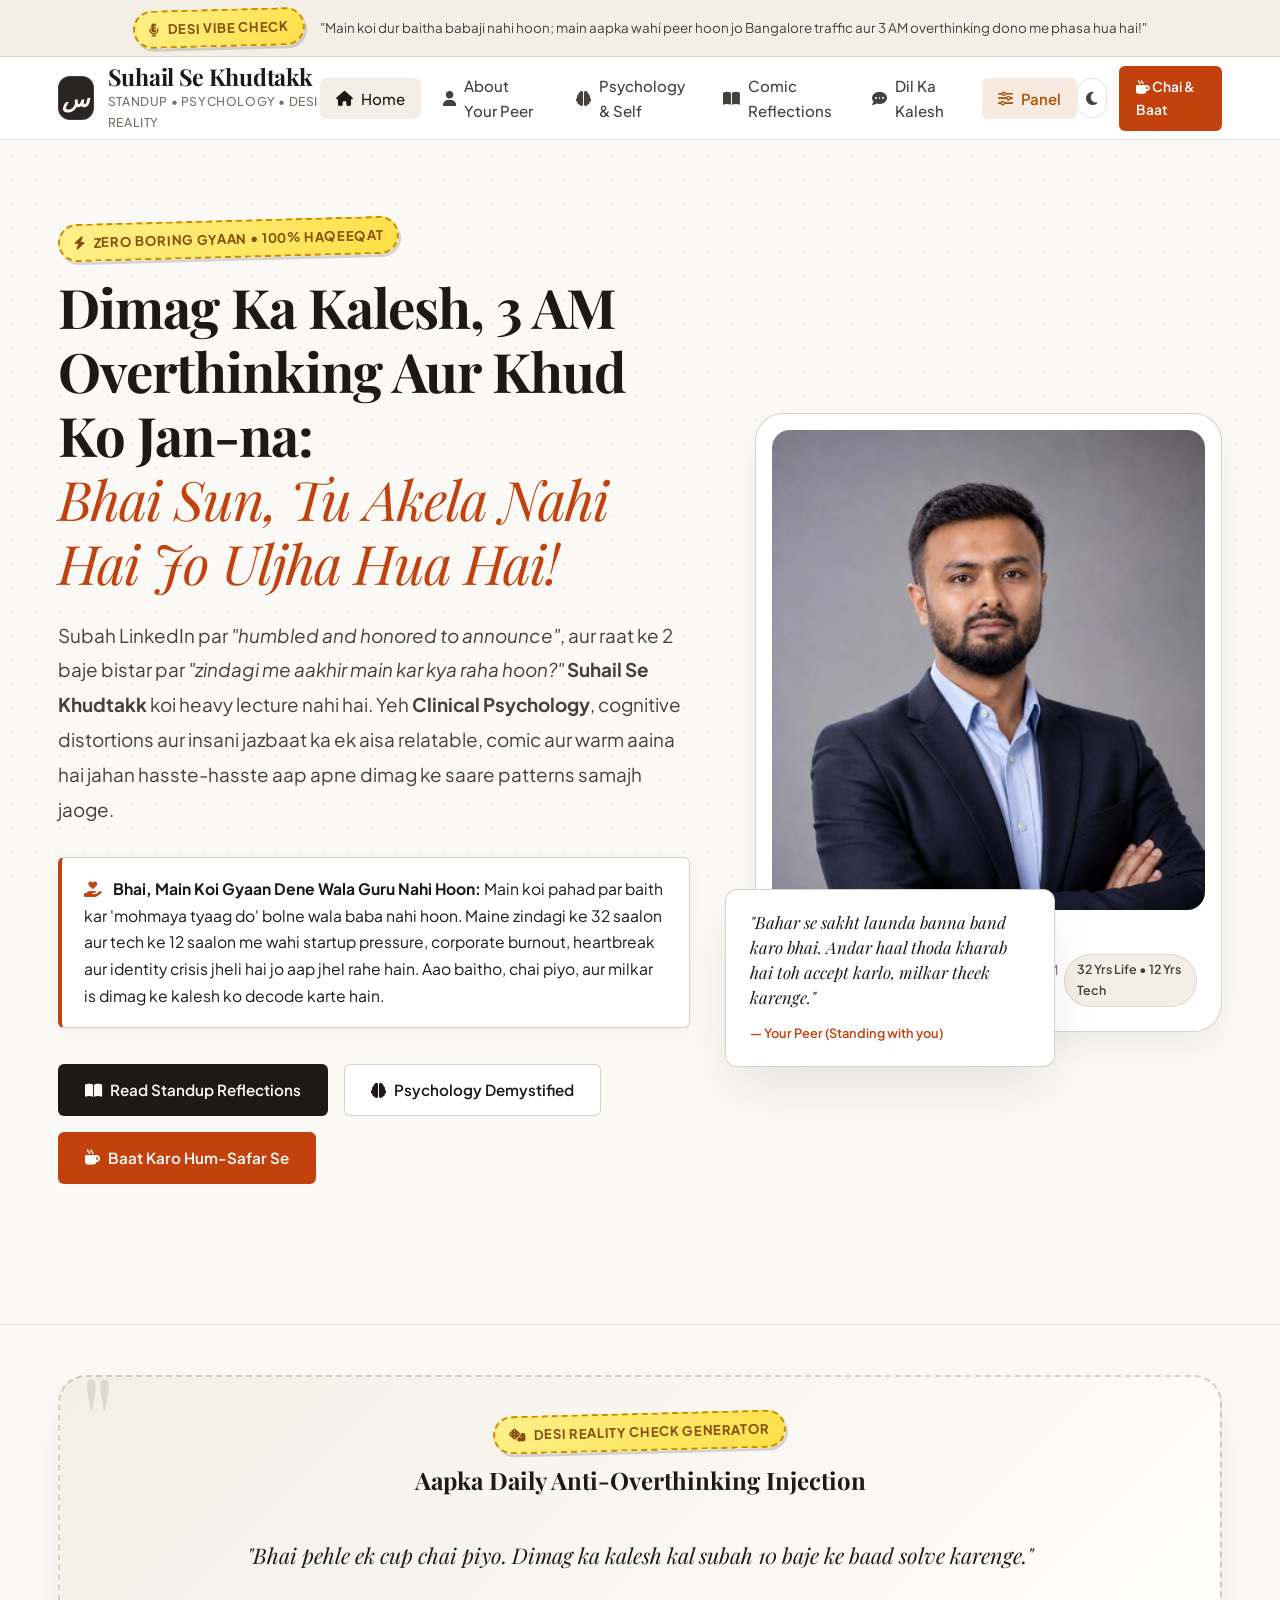
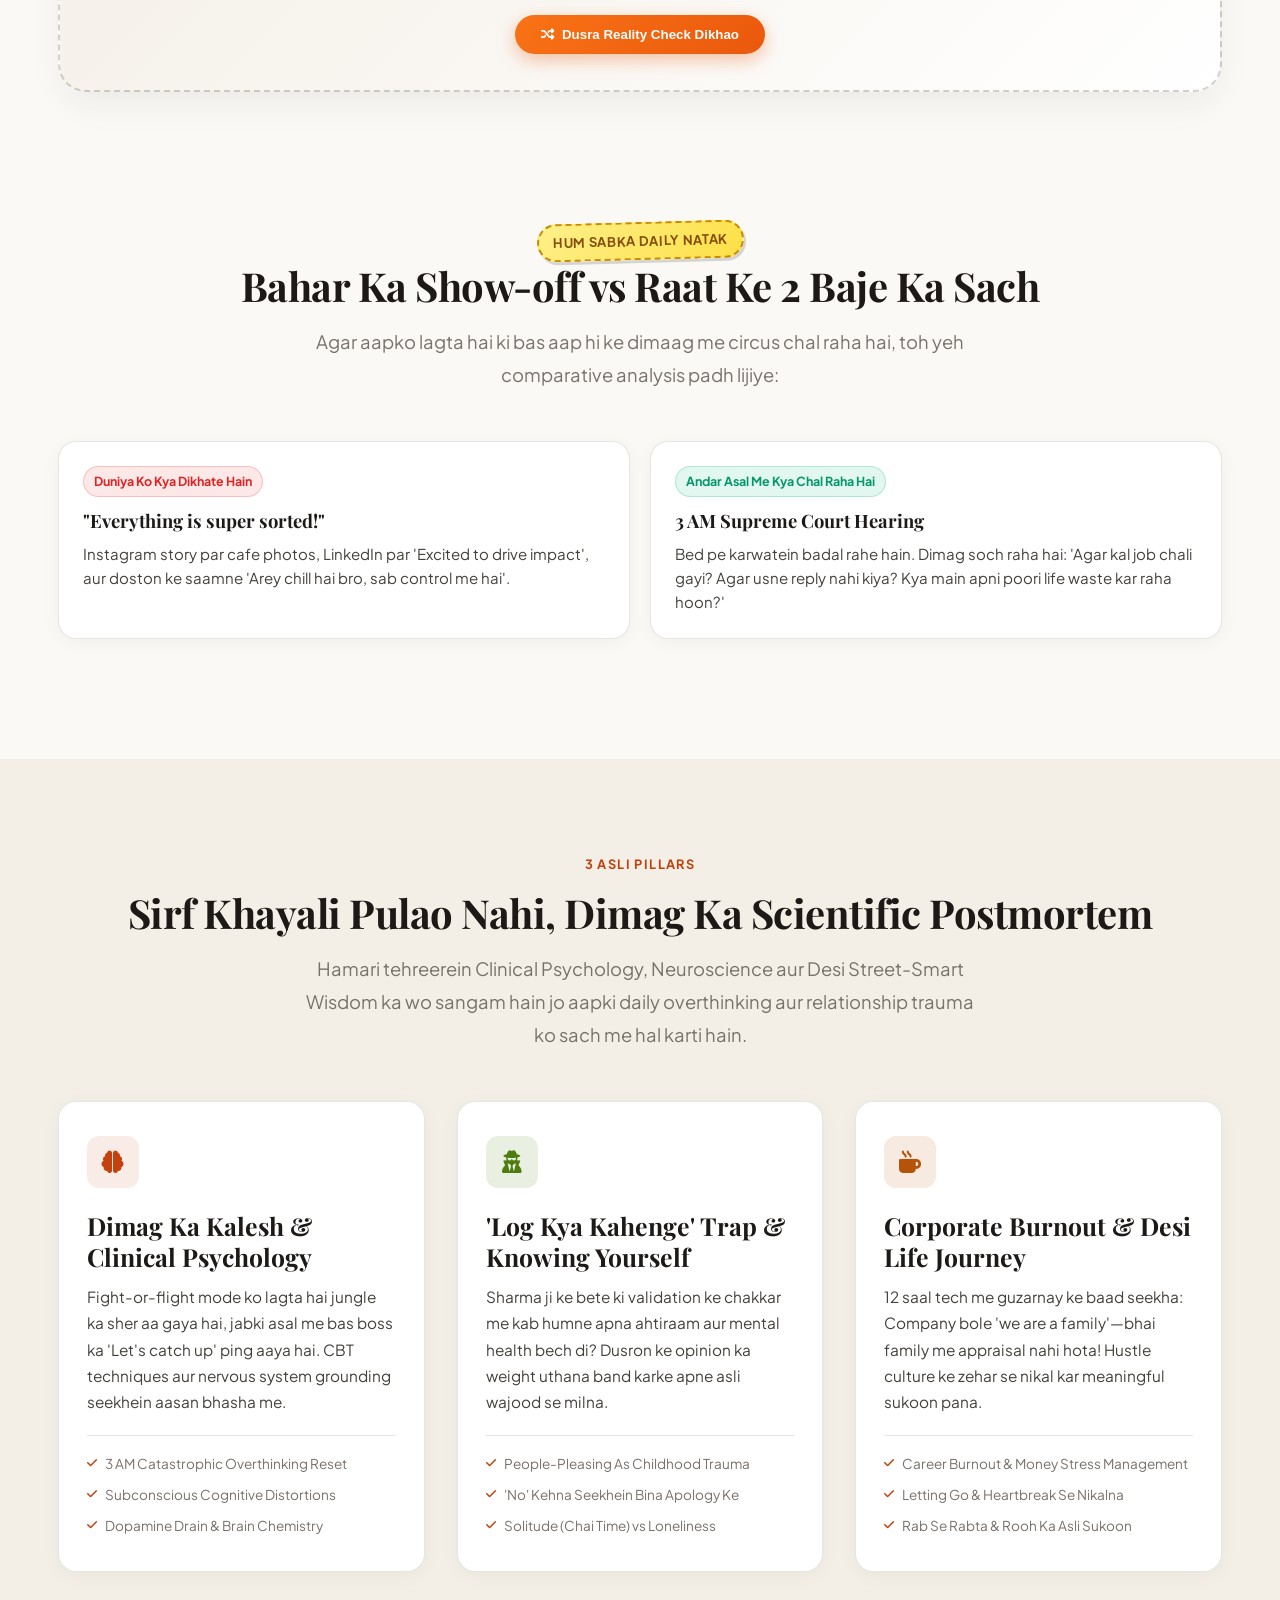
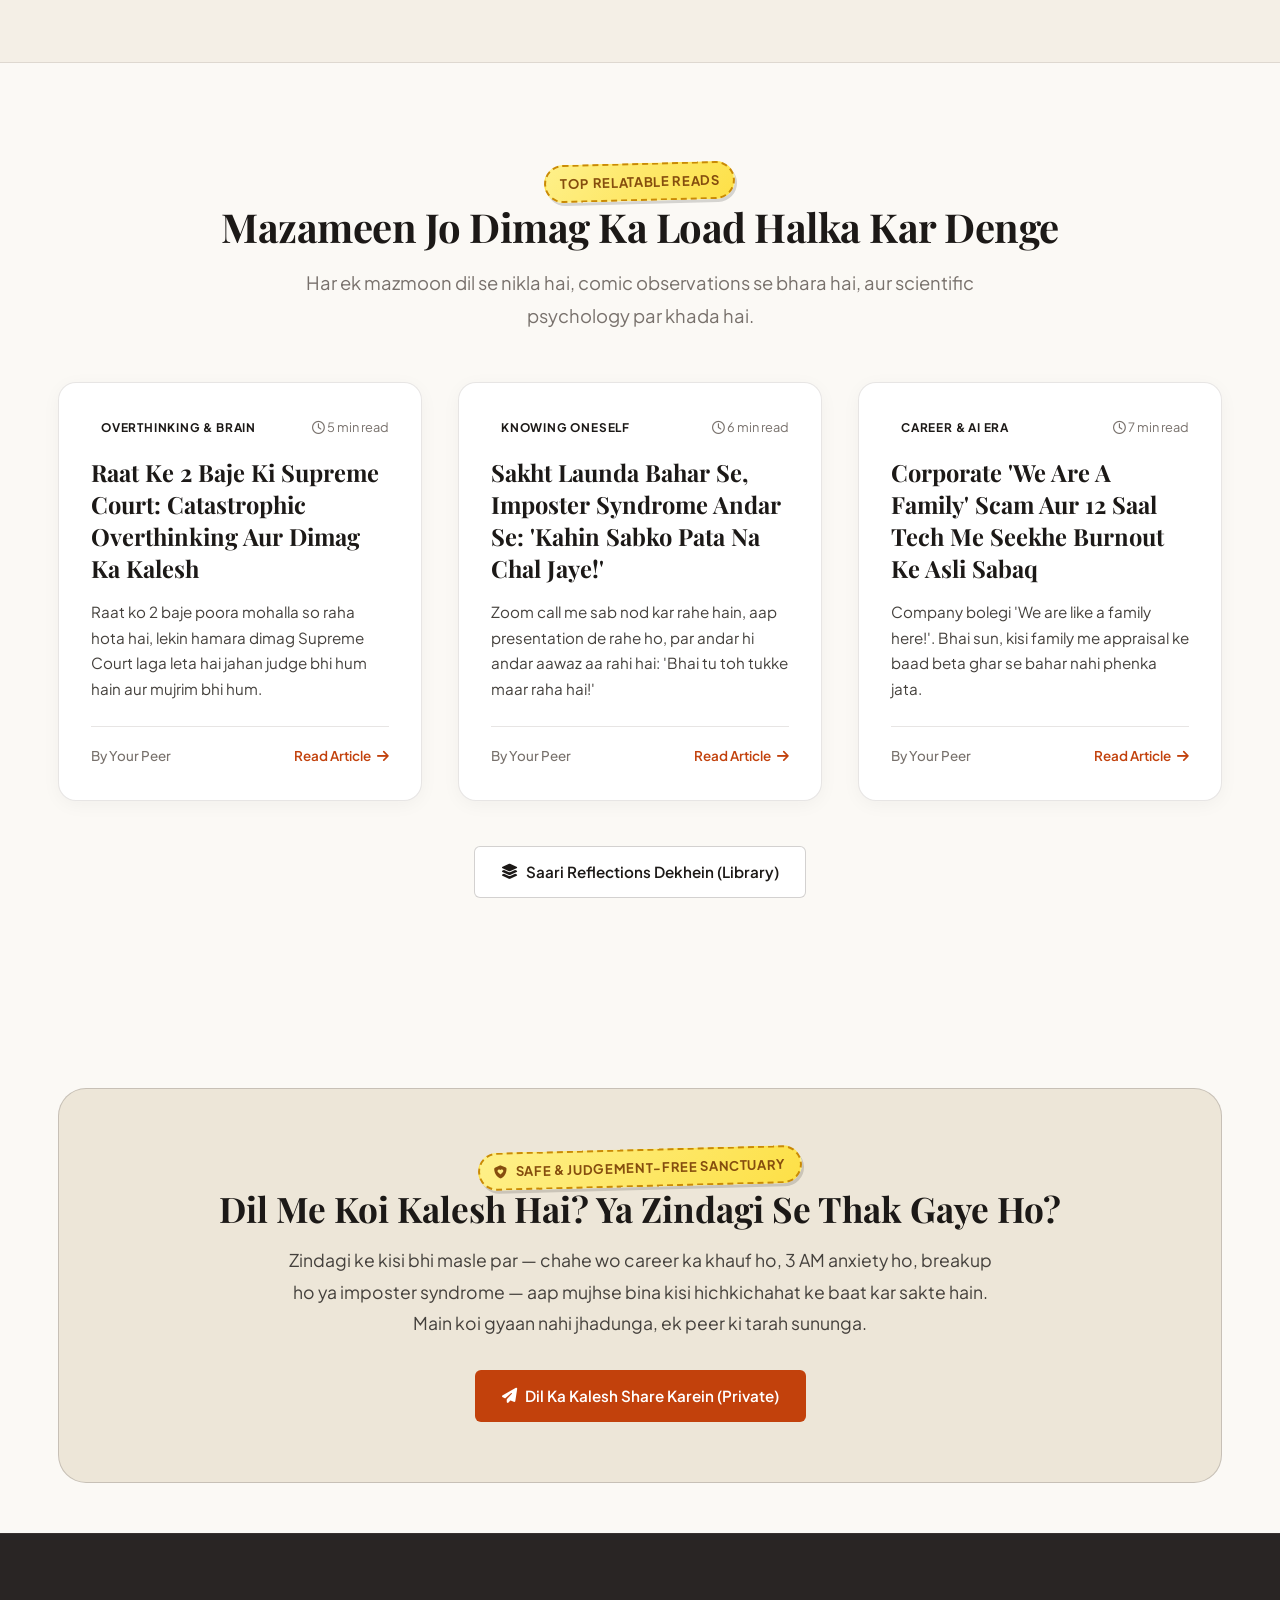
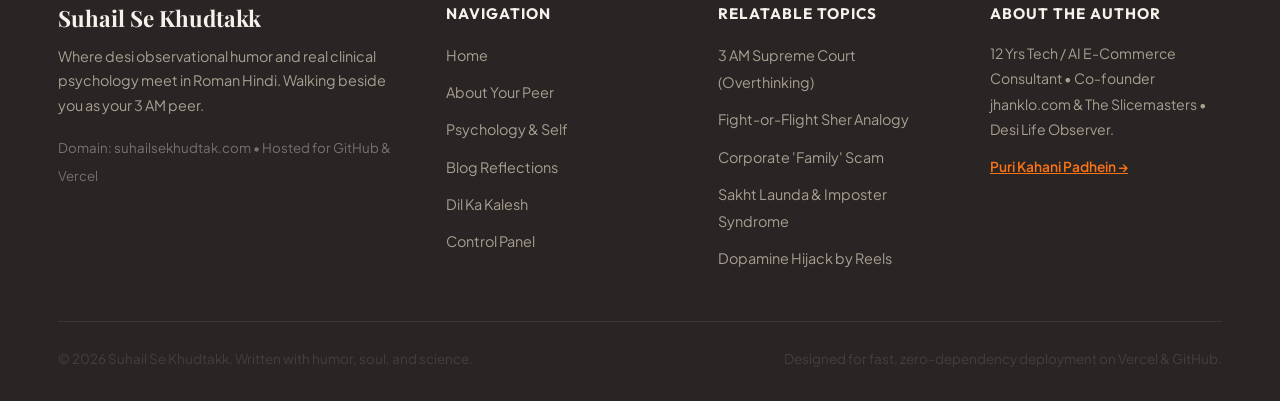
<file: index.html>
<!DOCTYPE html>
<html lang="hi-Latn" data-theme="light">
<head>
    <meta charset="UTF-8">
    <meta name="viewport" content="width=device-width, initial-scale=1.0">
    <title>Suhail Se Khudtakk | Desi Standup Meets Clinical Psychology</title>
    <meta name="description" content="Suhail Se Khudtakk - Where relatable desi observational humor and real clinical psychology meet in Roman Hindi. Written by your peer.">
    <meta name="keywords" content="psychology in roman hindi, relatable blogs, standup comedy psychology, desi mental health, overthinking clinical solution">
    <link rel="canonical" href="https://suhailsekhudtak.com">

    <!-- Google Fonts -->
    <link rel="preconnect" href="https://fonts.googleapis.com">
    <link rel="preconnect" href="https://fonts.gstatic.com" crossorigin>
    <link href="https://fonts.googleapis.com/css2?family=Outfit:wght@400;500;600;700;800&family=Playfair+Display:ital,wght@0,400;0,600;0,700;1,400;1,600&family=Plus+Jakarta+Sans:wght@300;400;500;600;700&display=swap" rel="stylesheet">
    
    <!-- Font Awesome -->
    <link rel="stylesheet" href="https://cdnjs.cloudflare.com/ajax/libs/font-awesome/6.5.1/css/all.min.css">
    
    <!-- Master Stylesheet -->
    <link rel="stylesheet" href="styles.css">
</head>
<body>
    <!-- Top Quiet Notice (With Comic Punch) -->
    <div class="top-notice-bar">
        <div class="notice-inner">
            <span class="comic-sticker"><i class="fa-solid fa-microphone-lines"></i> Desi Vibe Check</span>
            <span>"Main koi dur baitha babaji nahi hoon; main aapka wahi peer hoon jo Bangalore traffic aur 3 AM overthinking dono me phasa hua hai!"</span>
        </div>
    </div>

    <!-- Editorial Header -->
    <header class="site-header">
        <div class="container header-inner">
            <a href="index.html" class="brand-wrapper">
                <div class="brand-monogram">س</div>
                <div class="brand-info">
                    <span class="brand-name">Suhail Se Khudtakk</span>
                    <span class="brand-tagline">Standup • Psychology • Desi Reality</span>
                </div>
            </a>

            <!-- Multi-Page Navigation -->
            <nav class="main-nav" id="mainNav">
                <a href="index.html" class="nav-item-link active"><i class="fa-solid fa-house"></i> Home</a>
                <a href="about.html" class="nav-item-link"><i class="fa-solid fa-user"></i> About Your Peer</a>
                <a href="psychology.html" class="nav-item-link"><i class="fa-solid fa-brain"></i> Psychology & Self</a>
                <a href="blogs.html" class="nav-item-link"><i class="fa-solid fa-book-open"></i> Comic Reflections</a>
                <a href="ask.html" class="nav-item-link"><i class="fa-solid fa-comment-dots"></i> Dil Ka Kalesh</a>
                <a href="admin.html" class="nav-item-link admin-link" title="Control Panel">
                    <i class="fa-solid fa-sliders"></i> Panel
                </a>
            </nav>

            <div class="header-actions">
                <button class="theme-toggle" id="themeToggleBtn" aria-label="Toggle Theme">
                    <i class="fa-solid fa-sun sun-icon"></i>
                    <i class="fa-solid fa-moon moon-icon"></i>
                </button>
                <a href="ask.html" class="btn btn-warm btn-sm hide-mobile">
                    <span><i class="fa-solid fa-mug-hot"></i> Chai & Baat</span>
                </a>
                <button class="mobile-menu-trigger" id="mobileMenuTrigger" aria-label="Open Menu">
                    <i class="fa-solid fa-bars"></i>
                </button>
            </div>
        </div>
    </header>

    <!-- Main Content -->
    <main>
        <!-- Editorial Hero Section -->
        <section class="hero-editorial">
            <div class="container hero-editorial-grid">
                <div class="hero-editorial-text">
                    <div style="margin-bottom: 16px;">
                        <span class="comic-sticker"><i class="fa-solid fa-bolt"></i> Zero Boring Gyaan • 100% Haqeeqat</span>
                    </div>

                    <h1 class="hero-editorial-title">
                        Dimag Ka Kalesh, 3 AM Overthinking Aur Khud Ko Jan-na: <br>
                        <span class="italic">Bhai Sun, Tu Akela Nahi Hai Jo Uljha Hua Hai!</span>
                    </h1>

                    <p class="hero-editorial-lead">
                        Subah LinkedIn par <em>"humbled and honored to announce"</em>, aur raat ke 2 baje bistar par 
                        <em>"zindagi me aakhir main kar kya raha hoon?"</em> <strong>Suhail Se Khudtakk</strong> koi heavy lecture nahi hai. 
                        Yeh <strong>Clinical Psychology</strong>, cognitive distortions aur insani jazbaat ka ek aisa 
                        relatable, comic aur warm aaina hai jahan hasste-hasste aap apne dimag ke saare patterns samajh jaoge.
                    </p>

                    <!-- The Peer Clarification -->
                    <div class="peer-clarification-box">
                        <p>
                            <i class="fa-solid fa-hand-holding-heart" style="color: var(--terracotta); margin-right: 8px;"></i>
                            <strong>Bhai, Main Koi Gyaan Dene Wala Guru Nahi Hoon:</strong> Main koi pahad par baith kar 'mohmaya tyaag do' bolne wala baba nahi hoon. 
                            Maine zindagi ke 32 saalon aur tech ke 12 saalon me wahi startup pressure, corporate burnout, heartbreak aur identity crisis jheli hai 
                            jo aap jhel rahe hain. Aao baitho, chai piyo, aur milkar is dimag ke kalesh ko decode karte hain.
                        </p>
                    </div>

                    <div class="hero-editorial-actions">
                        <a href="blogs.html" class="btn btn-primary">
                            <i class="fa-solid fa-book-open"></i> Read Standup Reflections
                        </a>
                        <a href="psychology.html" class="btn btn-secondary">
                            <i class="fa-solid fa-brain"></i> Psychology Demystified
                        </a>
                        <a href="ask.html" class="btn btn-warm">
                            <i class="fa-solid fa-mug-hot"></i> Baat Karo Hum-Safar Se
                        </a>
                    </div>
                </div>

                <!-- Hero Portrait Card -->
                <div class="hero-portrait-wrapper">
                    <div class="portrait-frame-card">
                        <img src="assets/suhail-hussain.png" alt="Your Peer & Guide" class="portrait-photo">
                        <div class="portrait-caption">
                            <div>
                                <h3 class="portrait-name">Your Peer</h3>
                                <p class="portrait-role">Tech Consultant • Desi Observer • Your 3 AM Companion</p>
                            </div>
                            <span class="portrait-meta-pill">32 Yrs Life • 12 Yrs Tech</span>
                        </div>
                    </div>

                    <!-- Floating Reflective Peer Note -->
                    <div class="floating-reflection-card">
                        <p class="reflection-quote">
                            "Bahar se sakht launda banna band karo bhai. Andar haal thoda kharab hai toh accept karlo, milkar theek karenge."
                        </p>
                        <span class="reflection-author">— Your Peer (Standing with you)</span>
                    </div>
                </div>
            </div>
        </section>

        <!-- Interactive Punchline Box -->
        <section class="container" style="padding-top: 10px;">
            <div class="comic-interactive-card">
                <span class="comic-sticker"><i class="fa-solid fa-dice"></i> Desi Reality Check Generator</span>
                <h3 style="font-size: 1.5rem; margin-top: 14px;">Aapka Daily Anti-Overthinking Injection</h3>
                <div class="punchline-display" id="punchlineDisplay">
                    "Bhai pehle ek cup chai piyo. Dimag ka kalesh kal subah 10 baje ke baad solve karenge."
                </div>
                <button class="btn-comic" id="nextPunchlineBtn">
                    <i class="fa-solid fa-shuffle"></i> Dusra Reality Check Dikhao
                </button>
            </div>
        </section>

        <!-- Bahar Ka Mask vs Andar Ki Haqeeqat (Relatable Section) -->
        <section class="section-padding">
            <div class="container">
                <div class="section-head text-center">
                    <span class="comic-sticker">Hum Sabka Daily Natak</span>
                    <h2 class="section-title">Bahar Ka Show-off vs Raat Ke 2 Baje Ka Sach</h2>
                    <p class="section-lead">
                        Agar aapko lagta hai ki bas aap hi ke dimaag me circus chal raha hai, toh yeh comparative analysis padh lijiye:
                    </p>
                </div>

                <div class="versus-grid">
                    <div class="versus-card duniya">
                        <span class="versus-tag">Duniya Ko Kya Dikhate Hain</span>
                        <h4>"Everything is super sorted!"</h4>
                        <p>
                            Instagram story par cafe photos, LinkedIn par 'Excited to drive impact', aur doston ke saamne 
                            'Arey chill hai bro, sab control me hai'.
                        </p>
                    </div>

                    <div class="versus-card haqeeqat">
                        <span class="versus-tag">Andar Asal Me Kya Chal Raha Hai</span>
                        <h4>3 AM Supreme Court Hearing</h4>
                        <p>
                            Bed pe karwatein badal rahe hain. Dimag soch raha hai: 'Agar kal job chali gayi? Agar usne reply nahi kiya? 
                            Kya main apni poori life waste kar raha hoon?'
                        </p>
                    </div>
                </div>
            </div>
        </section>

        <!-- 3 Pillars: Clinical Psychology, Self-Discovery, and Life Journey -->
        <section class="section-padding foundations-section">
            <div class="container">
                <div class="section-head text-center">
                    <span class="section-kicker">3 Asli Pillars</span>
                    <h2 class="section-title">Sirf Khayali Pulao Nahi, Dimag Ka Scientific Postmortem</h2>
                    <p class="section-lead">
                        Hamari tehreerein Clinical Psychology, Neuroscience aur Desi Street-Smart Wisdom ka wo sangam hain 
                        jo aapki daily overthinking aur relationship trauma ko sach me hal karti hain.
                    </p>
                </div>

                <div class="foundations-grid">
                    <!-- Pillar 1: Clinical Psychology -->
                    <div class="foundation-card c1">
                        <div>
                            <div class="foundation-icon-circle"><i class="fa-solid fa-brain"></i></div>
                            <h3>Dimag Ka Kalesh & Clinical Psychology</h3>
                            <p>
                                Fight-or-flight mode ko lagta hai jungle ka sher aa gaya hai, jabki asal me bas boss ka 'Let's catch up' 
                                ping aaya hai. CBT techniques aur nervous system grounding seekhein aasan bhasha me.
                            </p>
                        </div>
                        <ul class="foundation-topics">
                            <li><i class="fa-solid fa-check"></i> 3 AM Catastrophic Overthinking Reset</li>
                            <li><i class="fa-solid fa-check"></i> Subconscious Cognitive Distortions</li>
                            <li><i class="fa-solid fa-check"></i> Dopamine Drain & Brain Chemistry</li>
                        </ul>
                    </div>

                    <!-- Pillar 2: Knowing Oneself -->
                    <div class="foundation-card c2">
                        <div>
                            <div class="foundation-icon-circle"><i class="fa-solid fa-user-secret"></i></div>
                            <h3>'Log Kya Kahenge' Trap & Knowing Yourself</h3>
                            <p>
                                Sharma ji ke bete ki validation ke chakkar me kab humne apna ahtiraam aur mental health bech di? 
                                Dusron ke opinion ka weight uthana band karke apne asli wajood se milna.
                            </p>
                        </div>
                        <ul class="foundation-topics">
                            <li><i class="fa-solid fa-check"></i> People-Pleasing As Childhood Trauma</li>
                            <li><i class="fa-solid fa-check"></i> 'No' Kehna Seekhein Bina Apology Ke</li>
                            <li><i class="fa-solid fa-check"></i> Solitude (Chai Time) vs Loneliness</li>
                        </ul>
                    </div>

                    <!-- Pillar 3: Life Journey Companion -->
                    <div class="foundation-card c3">
                        <div>
                            <div class="foundation-icon-circle"><i class="fa-solid fa-mug-hot"></i></div>
                            <h3>Corporate Burnout & Desi Life Journey</h3>
                            <p>
                                12 saal tech me guzarnay ke baad seekha: Company bole 'we are a family'—bhai family me appraisal nahi hota! 
                                Hustle culture ke zehar se nikal kar meaningful sukoon pana.
                            </p>
                        </div>
                        <ul class="foundation-topics">
                            <li><i class="fa-solid fa-check"></i> Career Burnout & Money Stress Management</li>
                            <li><i class="fa-solid fa-check"></i> Letting Go & Heartbreak Se Nikalna</li>
                            <li><i class="fa-solid fa-check"></i> Rab Se Rabta & Rooh Ka Asli Sukoon</li>
                        </ul>
                    </div>
                </div>
            </div>
        </section>

        <!-- Selected Life Journey Articles Preview -->
        <section class="blogs-preview-section">
            <div class="container">
                <div class="section-head text-center">
                    <span class="comic-sticker">Top Relatable Reads</span>
                    <h2 class="section-title">Mazameen Jo Dimag Ka Load Halka Kar Denge</h2>
                    <p class="section-lead">
                        Har ek mazmoon dil se nikla hai, comic observations se bhara hai, aur scientific psychology par khada hai.
                    </p>
                </div>

                <div class="articles-editorial-grid">
                    <!-- Article 1 -->
                    <a href="blog-detail.html?id=art-1" class="editorial-article-card">
                        <div>
                            <div class="card-meta-top">
                                <span class="card-pill pill-mental-health">Overthinking & Brain</span>
                                <span class="read-minutes"><i class="fa-regular fa-clock"></i> 5 min read</span>
                            </div>
                            <h3 class="article-card-title">Raat Ke 2 Baje Ki Supreme Court: Catastrophic Overthinking Aur Dimag Ka Kalesh</h3>
                            <p class="article-card-excerpt">
                                Raat ko 2 baje poora mohalla so raha hota hai, lekin hamara dimag Supreme Court laga leta hai jahan judge bhi hum hain aur mujrim bhi hum.
                            </p>
                        </div>
                        <div class="card-footer-peer">
                            <span class="peer-author">By Your Peer</span>
                            <span class="read-link-arrow">Read Article <i class="fa-solid fa-arrow-right"></i></span>
                        </div>
                    </a>

                    <!-- Article 2 -->
                    <a href="blog-detail.html?id=art-2" class="editorial-article-card">
                        <div>
                            <div class="card-meta-top">
                                <span class="card-pill pill-self-discovery">Knowing Oneself</span>
                                <span class="read-minutes"><i class="fa-regular fa-clock"></i> 6 min read</span>
                            </div>
                            <h3 class="article-card-title">Sakht Launda Bahar Se, Imposter Syndrome Andar Se: 'Kahin Sabko Pata Na Chal Jaye!'</h3>
                            <p class="article-card-excerpt">
                                Zoom call me sab nod kar rahe hain, aap presentation de rahe ho, par andar hi andar aawaz aa rahi hai: 'Bhai tu toh tukke maar raha hai!'
                            </p>
                        </div>
                        <div class="card-footer-peer">
                            <span class="peer-author">By Your Peer</span>
                            <span class="read-link-arrow">Read Article <i class="fa-solid fa-arrow-right"></i></span>
                        </div>
                    </a>

                    <!-- Article 3 -->
                    <a href="blog-detail.html?id=art-4" class="editorial-article-card">
                        <div>
                            <div class="card-meta-top">
                                <span class="card-pill pill-career-burnout">Career & AI Era</span>
                                <span class="read-minutes"><i class="fa-regular fa-clock"></i> 7 min read</span>
                            </div>
                            <h3 class="article-card-title">Corporate 'We Are A Family' Scam Aur 12 Saal Tech Me Seekhe Burnout Ke Asli Sabaq</h3>
                            <p class="article-card-excerpt">
                                Company bolegi 'We are like a family here!'. Bhai sun, kisi family me appraisal ke baad beta ghar se bahar nahi phenka jata.
                            </p>
                        </div>
                        <div class="card-footer-peer">
                            <span class="peer-author">By Your Peer</span>
                            <span class="read-link-arrow">Read Article <i class="fa-solid fa-arrow-right"></i></span>
                        </div>
                    </a>
                </div>

                <div style="text-align: center; margin-top: 45px;">
                    <a href="blogs.html" class="btn btn-secondary">
                        <i class="fa-solid fa-layer-group"></i> Saari Reflections Dekhein (Library)
                    </a>
                </div>
            </div>
        </section>

        <!-- Peer Invitation & Confession Callout -->
        <section class="section-padding-sm">
            <div class="container">
                <div class="peer-invitation-box">
                    <span class="comic-sticker"><i class="fa-solid fa-shield-heart"></i> Safe & Judgement-Free Sanctuary</span>
                    <h2>Dil Me Koi Kalesh Hai? Ya Zindagi Se Thak Gaye Ho?</h2>
                    <p>
                        Zindagi ke kisi bhi masle par — chahe wo career ka khauf ho, 3 AM anxiety ho, breakup ho ya imposter syndrome — 
                        aap mujhse bina kisi hichkichahat ke baat kar sakte hain. Main koi gyaan nahi jhadunga, ek peer ki tarah sununga.
                    </p>
                    <a href="ask.html" class="btn btn-warm">
                        <i class="fa-solid fa-paper-plane"></i> Dil Ka Kalesh Share Karein (Private)
                    </a>
                </div>
            </div>
        </section>
    </main>

    <!-- Master Footer -->
    <footer class="site-footer">
        <div class="container">
            <div class="footer-grid">
                <div class="footer-brand">
                    <h4>Suhail Se Khudtakk</h4>
                    <p>
                        Where desi observational humor and real clinical psychology meet in Roman Hindi. 
                        Walking beside you as your 3 AM peer.
                    </p>
                    <small style="color: #78716c;">Domain: suhailsekhudtak.com • Hosted for GitHub & Vercel</small>
                </div>

                <div class="footer-col">
                    <h5>Navigation</h5>
                    <ul class="footer-links-list">
                        <li><a href="index.html">Home</a></li>
                        <li><a href="about.html">About Your Peer</a></li>
                        <li><a href="psychology.html">Psychology & Self</a></li>
                        <li><a href="blogs.html">Blog Reflections</a></li>
                        <li><a href="ask.html">Dil Ka Kalesh</a></li>
                        <li><a href="admin.html">Control Panel</a></li>
                    </ul>
                </div>

                <div class="footer-col">
                    <h5>Relatable Topics</h5>
                    <ul class="footer-links-list">
                        <li><a href="psychology.html">3 AM Supreme Court (Overthinking)</a></li>
                        <li><a href="psychology.html">Fight-or-Flight Sher Analogy</a></li>
                        <li><a href="blogs.html">Corporate 'Family' Scam</a></li>
                        <li><a href="blogs.html">Sakht Launda & Imposter Syndrome</a></li>
                        <li><a href="blogs.html">Dopamine Hijack by Reels</a></li>
                    </ul>
                </div>

                <div class="footer-col">
                    <h5>About The Author</h5>
                    <p style="font-size: 0.88rem; color: #a89f91; margin-bottom: 10px;">
                        12 Yrs Tech / AI E-Commerce Consultant • Co-founder jhanklo.com & The Slicemasters • Desi Life Observer.
                    </p>
                    <a href="about.html" style="color: #f97316; font-size: 0.86rem; font-weight: 600;">Puri Kahani Padhein &rarr;</a>
                </div>
            </div>

            <div class="footer-bottom-row">
                <p>&copy; 2026 Suhail Se Khudtakk. Written with humor, soul, and science.</p>
                <p>Designed for fast, zero-dependency deployment on Vercel & GitHub.</p>
            </div>
        </div>
    </footer>

    <!-- Shared Script -->
    <script src="app.js"></script>
</body>
</html>
</file>
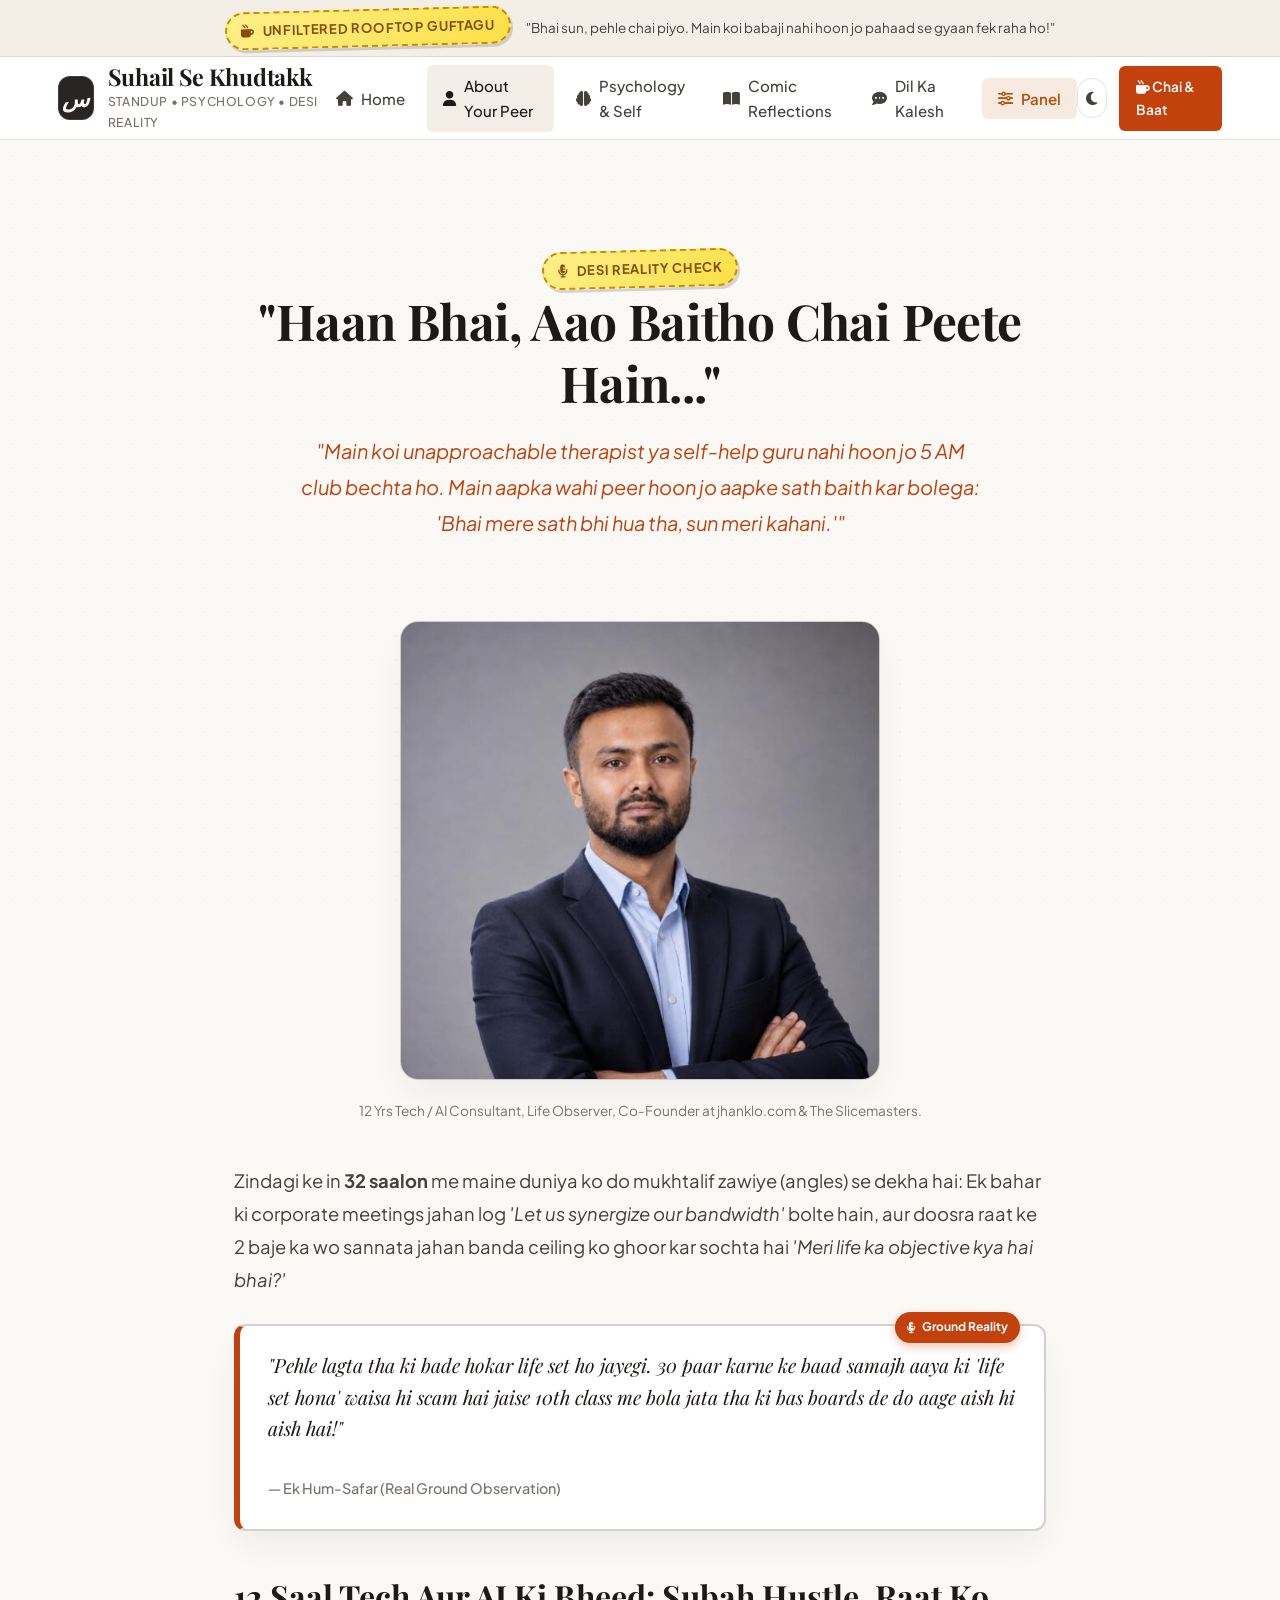
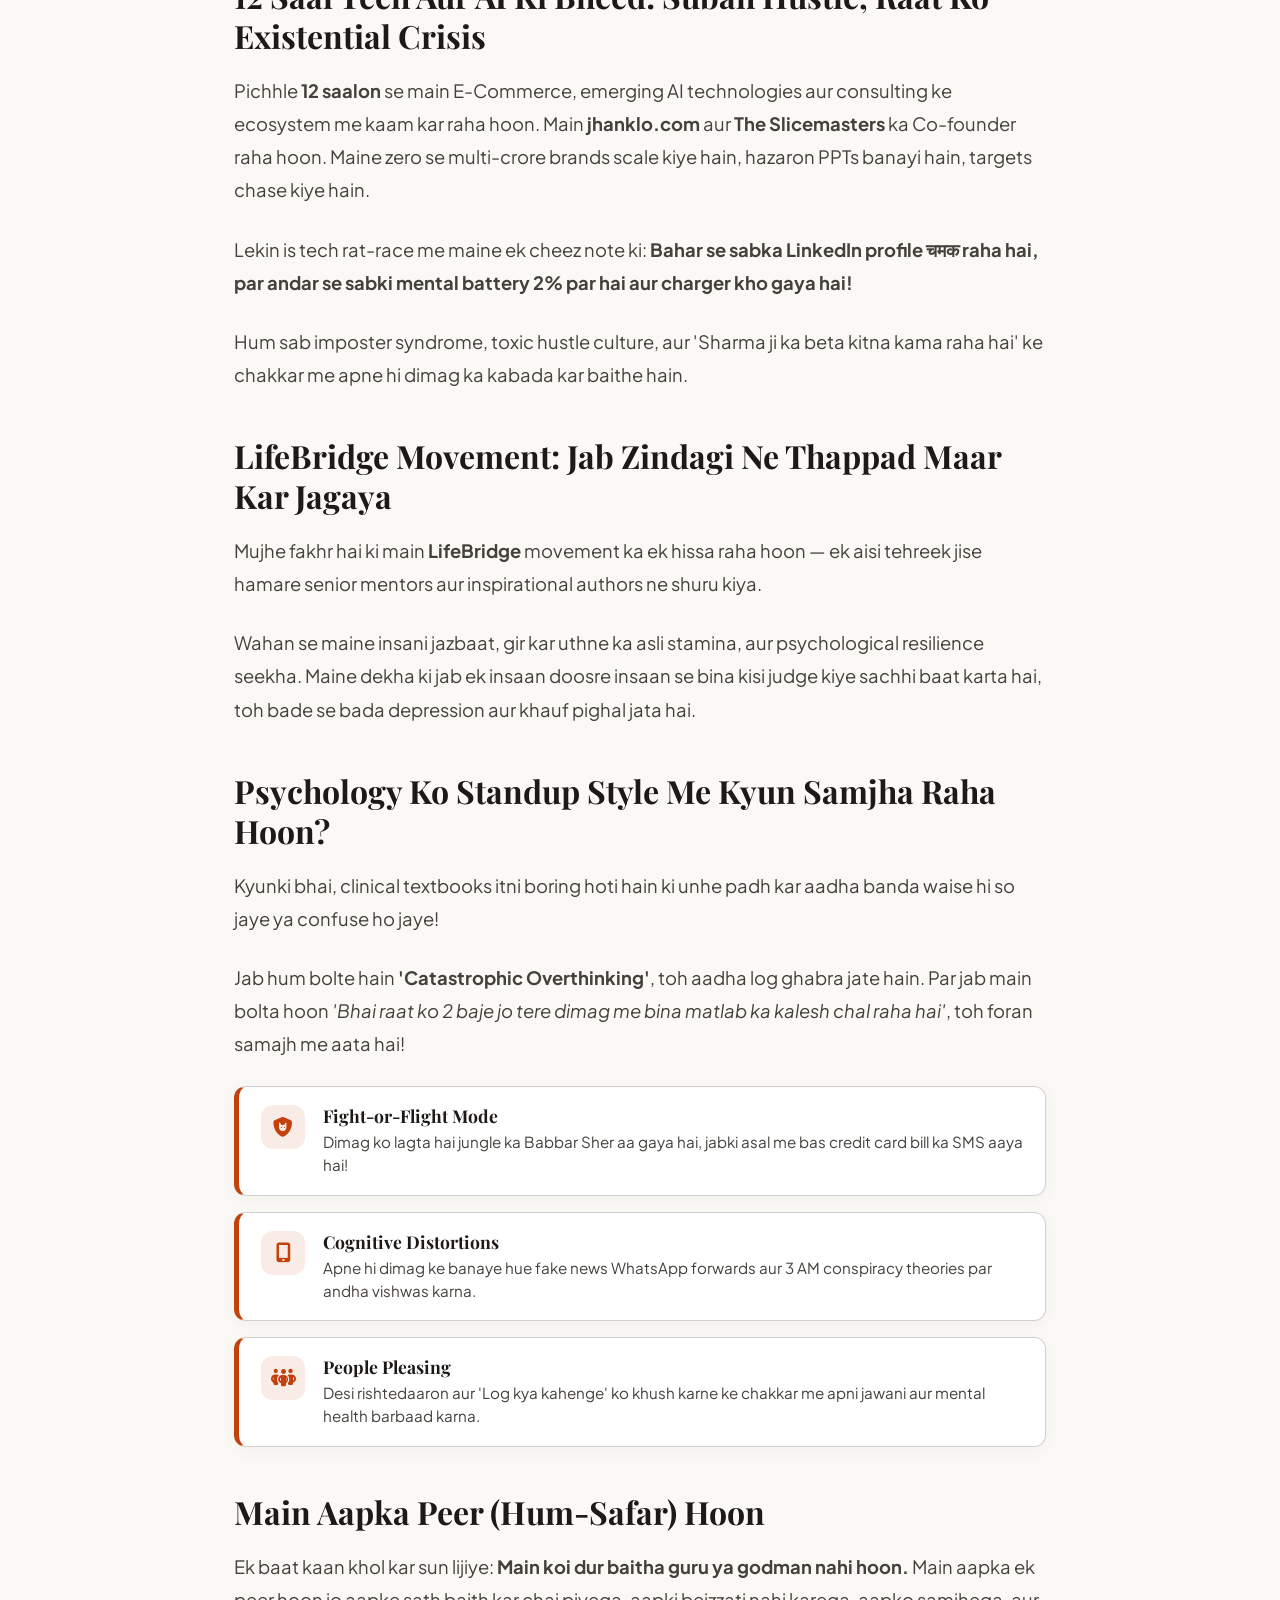
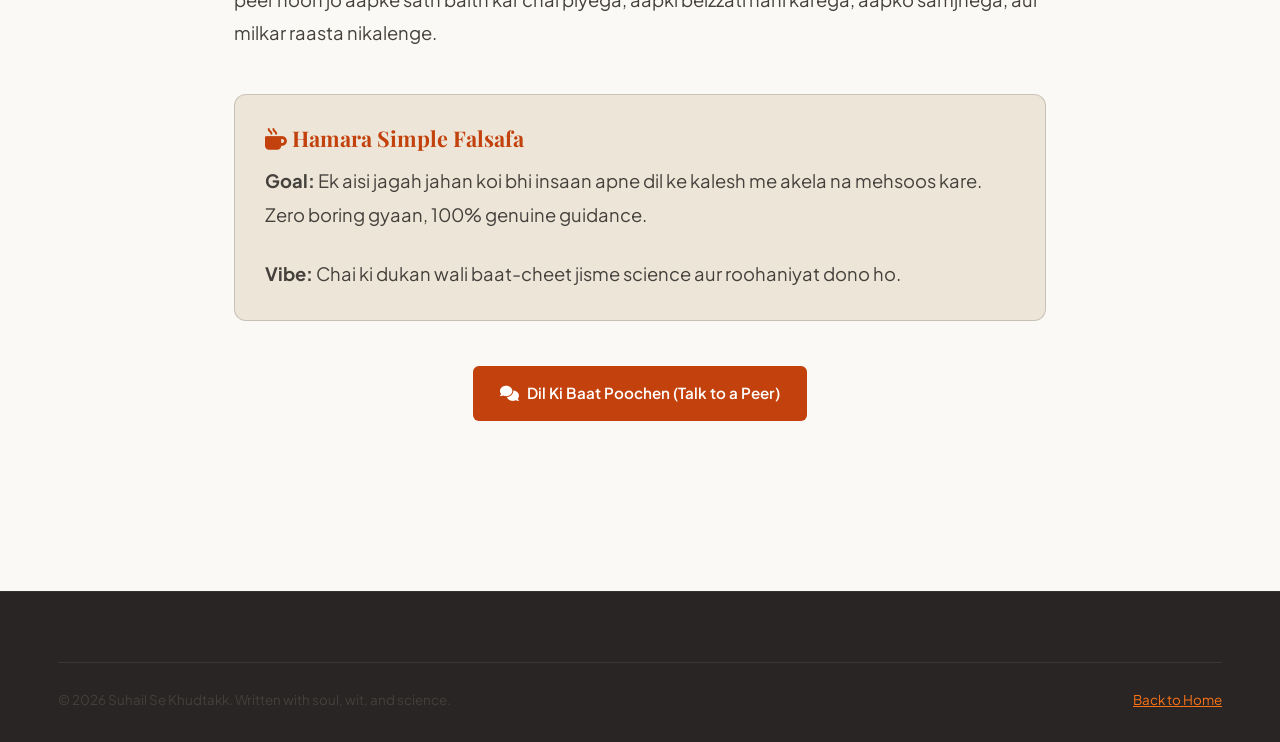
<file: about.html>
<!DOCTYPE html>
<html lang="hi-Latn" data-theme="light">
<head>
    <meta charset="UTF-8">
    <meta name="viewport" content="width=device-width, initial-scale=1.0">
    <title>About Your Peer | 12 Saal Tech, 32 Saal Zindagi Aur Desi Ground Reality</title>
    <meta name="description" content="Meet your peer: Tech & AI consultant, life observer, 32 years of desi ground reality, on the journey of psychology and self-discovery.">
    
    <!-- Google Fonts -->
    <link rel="preconnect" href="https://fonts.googleapis.com">
    <link rel="preconnect" href="https://fonts.gstatic.com" crossorigin>
    <link href="https://fonts.googleapis.com/css2?family=Outfit:wght@400;500;600;700;800&family=Playfair+Display:ital,wght@0,400;0,600;0,700;1,400;1,600&family=Plus+Jakarta+Sans:wght@300;400;500;600;700&display=swap" rel="stylesheet">
    
    <!-- Font Awesome -->
    <link rel="stylesheet" href="https://cdnjs.cloudflare.com/ajax/libs/font-awesome/6.5.1/css/all.min.css">
    
    <!-- Master Stylesheet -->
    <link rel="stylesheet" href="styles.css">
</head>
<body>
    <!-- Top Notice -->
    <div class="top-notice-bar">
        <div class="notice-inner">
            <span class="comic-sticker"><i class="fa-solid fa-mug-hot"></i> Unfiltered Rooftop Guftagu</span>
            <span>"Bhai sun, pehle chai piyo. Main koi babaji nahi hoon jo pahaad se gyaan fek raha ho!"</span>
        </div>
    </div>

    <!-- Editorial Header -->
    <header class="site-header">
        <div class="container header-inner">
            <a href="index.html" class="brand-wrapper">
                <div class="brand-monogram">س</div>
                <div class="brand-info">
                    <span class="brand-name">Suhail Se Khudtakk</span>
                    <span class="brand-tagline">Standup • Psychology • Desi Reality</span>
                </div>
            </a>

            <nav class="main-nav" id="mainNav">
                <a href="index.html" class="nav-item-link"><i class="fa-solid fa-house"></i> Home</a>
                <a href="about.html" class="nav-item-link active"><i class="fa-solid fa-user"></i> About Your Peer</a>
                <a href="psychology.html" class="nav-item-link"><i class="fa-solid fa-brain"></i> Psychology & Self</a>
                <a href="blogs.html" class="nav-item-link"><i class="fa-solid fa-book-open"></i> Comic Reflections</a>
                <a href="ask.html" class="nav-item-link"><i class="fa-solid fa-comment-dots"></i> Dil Ka Kalesh</a>
                <a href="admin.html" class="nav-item-link admin-link" title="Control Panel">
                    <i class="fa-solid fa-sliders"></i> Panel
                </a>
            </nav>

            <div class="header-actions">
                <button class="theme-toggle" id="themeToggleBtn" aria-label="Toggle Theme">
                    <i class="fa-solid fa-sun sun-icon"></i>
                    <i class="fa-solid fa-moon moon-icon"></i>
                </button>
                <a href="ask.html" class="btn btn-warm btn-sm hide-mobile">
                    <span><i class="fa-solid fa-mug-hot"></i> Chai & Baat</span>
                </a>
                <button class="mobile-menu-trigger" id="mobileMenuTrigger" aria-label="Open Menu">
                    <i class="fa-solid fa-bars"></i>
                </button>
            </div>
        </div>
    </header>

    <!-- Main About Content -->
    <main class="section-padding">
        <div class="narrow-container">
            <div class="article-detail-header" style="border: none; padding-top: 20px; text-align: center;">
                <span class="comic-sticker"><i class="fa-solid fa-microphone-lines"></i> Desi Reality Check</span>
                <h1 class="article-detail-title">"Haan Bhai, Aao Baitho Chai Peete Hain..."</h1>
                <p style="font-size: 1.25rem; font-style: italic; color: var(--terracotta); max-width: 680px; margin: 0 auto;">
                    "Main koi unapproachable therapist ya self-help guru nahi hoon jo 5 AM club bechta ho. Main aapka wahi peer hoon jo aapke sath baith kar bolega: 'Bhai mere sath bhi hua tha, sun meri kahani.'"
                </p>
            </div>

            <!-- Portrait Frame -->
            <div style="margin: 40px 0; text-align: center;">
                <img src="assets/suhail-hussain.png" alt="Your Peer & Fellow Traveler" style="max-width: 480px; width: 100%; border-radius: var(--radius-lg); box-shadow: var(--shadow-warm); border: 1px solid var(--border-medium);">
                <p style="font-size: 0.85rem; color: var(--text-muted); margin-top: 12px;">
                    12 Yrs Tech / AI Consultant, Life Observer, Co-Founder at jhanklo.com & The Slicemasters.
                </p>
            </div>

            <div class="article-detail-body" style="padding-top: 0;">
                <p>
                    Zindagi ke in <strong>32 saalon</strong> me maine duniya ko do 
                    mukhtalif zawiye (angles) se dekha hai: Ek bahar ki corporate meetings jahan log <em>'Let us synergize our bandwidth'</em> bolte hain, 
                    aur doosra raat ke 2 baje ka wo sannata jahan banda ceiling ko ghoor kar sochta hai <em>'Meri life ka objective kya hai bhai?'</em>
                </p>

                <div class="standup-quote-box">
                    <span class="standup-badge"><i class="fa-solid fa-microphone-lines"></i> Ground Reality</span>
                    <p class="standup-quote-text">
                        "Pehle lagta tha ki bade hokar life set ho jayegi. 30 paar karne ke baad samajh aaya ki 'life set hona' waisa hi scam hai jaise 10th class me bola jata tha ki bas boards de do aage aish hi aish hai!"
                    </p>
                    <span class="standup-quote-subtext">— Ek Hum-Safar (Real Ground Observation)</span>
                </div>

                <h2>12 Saal Tech Aur AI Ki Bheed: Subah Hustle, Raat Ko Existential Crisis</h2>
                <p>
                    Pichhle <strong>12 saalon</strong> se main E-Commerce, emerging AI technologies aur consulting ke ecosystem me kaam kar raha hoon. 
                    Main <strong>jhanklo.com</strong> aur <strong>The Slicemasters</strong> ka Co-founder raha hoon. Maine zero se multi-crore brands scale kiye hain, 
                    hazaron PPTs banayi hain, targets chase kiye hain.
                </p>
                <p>
                    Lekin is tech rat-race me maine ek cheez note ki: <strong>Bahar se sabka LinkedIn profile चमक raha hai, par andar se sabki mental battery 2% par hai aur charger kho gaya hai!</strong>
                </p>
                <p>
                    Hum sab imposter syndrome, toxic hustle culture, aur 'Sharma ji ka beta kitna kama raha hai' ke chakkar me apne hi dimag ka kabada kar baithe hain.
                </p>

                <h2>LifeBridge Movement: Jab Zindagi Ne Thappad Maar Kar Jagaya</h2>
                <p>
                    Mujhe fakhr hai ki main <strong>LifeBridge</strong> movement ka ek hissa raha hoon — ek aisi tehreek jise 
                    hamare senior mentors aur inspirational authors ne shuru kiya. 
                </p>
                <p>
                    Wahan se maine insani jazbaat, gir kar uthne ka asli stamina, aur psychological resilience seekha. 
                    Maine dekha ki jab ek insaan doosre insaan se bina kisi judge kiye sachhi baat karta hai, toh bade se bada depression aur khauf pighal jata hai.
                </p>

                <h2>Psychology Ko Standup Style Me Kyun Samjha Raha Hoon?</h2>
                <p>
                    Kyunki bhai, clinical textbooks itni boring hoti hain ki unhe padh kar aadha banda waise hi so jaye ya confuse ho jaye!
                </p>
                <p>
                    Jab hum bolte hain <strong>'Catastrophic Overthinking'</strong>, toh aadha log ghabra jate hain. Par jab main bolta hoon 
                    <em>'Bhai raat ko 2 baje jo tere dimag me bina matlab ka kalesh chal raha hai'</em>, toh foran samajh me aata hai!
                </p>
                
                <div class="comic-cards-list">
                    <div class="comic-item-card">
                        <div class="comic-card-icon"><i class="fa-solid fa-shield-cat"></i></div>
                        <div>
                            <h4>Fight-or-Flight Mode</h4>
                            <p>Dimag ko lagta hai jungle ka Babbar Sher aa gaya hai, jabki asal me bas credit card bill ka SMS aaya hai!</p>
                        </div>
                    </div>
                    <div class="comic-item-card">
                        <div class="comic-card-icon"><i class="fa-solid fa-mobile-screen-button"></i></div>
                        <div>
                            <h4>Cognitive Distortions</h4>
                            <p>Apne hi dimag ke banaye hue fake news WhatsApp forwards aur 3 AM conspiracy theories par andha vishwas karna.</p>
                        </div>
                    </div>
                    <div class="comic-item-card">
                        <div class="comic-card-icon"><i class="fa-solid fa-people-group"></i></div>
                        <div>
                            <h4>People Pleasing</h4>
                            <p>Desi rishtedaaron aur 'Log kya kahenge' ko khush karne ke chakkar me apni jawani aur mental health barbaad karna.</p>
                        </div>
                    </div>
                </div>

                <h2>Main Aapka Peer (Hum-Safar) Hoon</h2>
                <p>
                    Ek baat kaan khol kar sun lijiye: <strong>Main koi dur baitha guru ya godman nahi hoon.</strong> 
                    Main aapka ek peer hoon jo aapke sath baith kar chai piyega, aapki beizzati nahi karega, aapko samjhega, aur milkar raasta nikalenge.
                </p>

                <!-- Vision & Mission -->
                <div class="psych-exercise-box">
                    <h4><i class="fa-solid fa-mug-hot"></i> Hamara Simple Falsafa</h4>
                    <p><strong>Goal:</strong> Ek aisi jagah jahan koi bhi insaan apne dil ke kalesh me akela na mehsoos kare. Zero boring gyaan, 100% genuine guidance.</p>
                    <p style="margin-bottom: 0;"><strong>Vibe:</strong> Chai ki dukan wali baat-cheet jisme science aur roohaniyat dono ho.</p>
                </div>

                <div style="text-align: center; margin-top: 40px;">
                    <a href="ask.html" class="btn btn-warm">
                        <i class="fa-solid fa-comments"></i> Dil Ki Baat Poochen (Talk to a Peer)
                    </a>
                </div>
            </div>
        </div>
    </main>

    <!-- Master Footer -->
    <footer class="site-footer">
        <div class="container">
            <div class="footer-bottom-row">
                <p>&copy; 2026 Suhail Se Khudtakk. Written with soul, wit, and science.</p>
                <p><a href="index.html" style="color: #f97316;">Back to Home</a></p>
            </div>
        </div>
    </footer>

    <script src="app.js"></script>
</body>
</html>
</file>
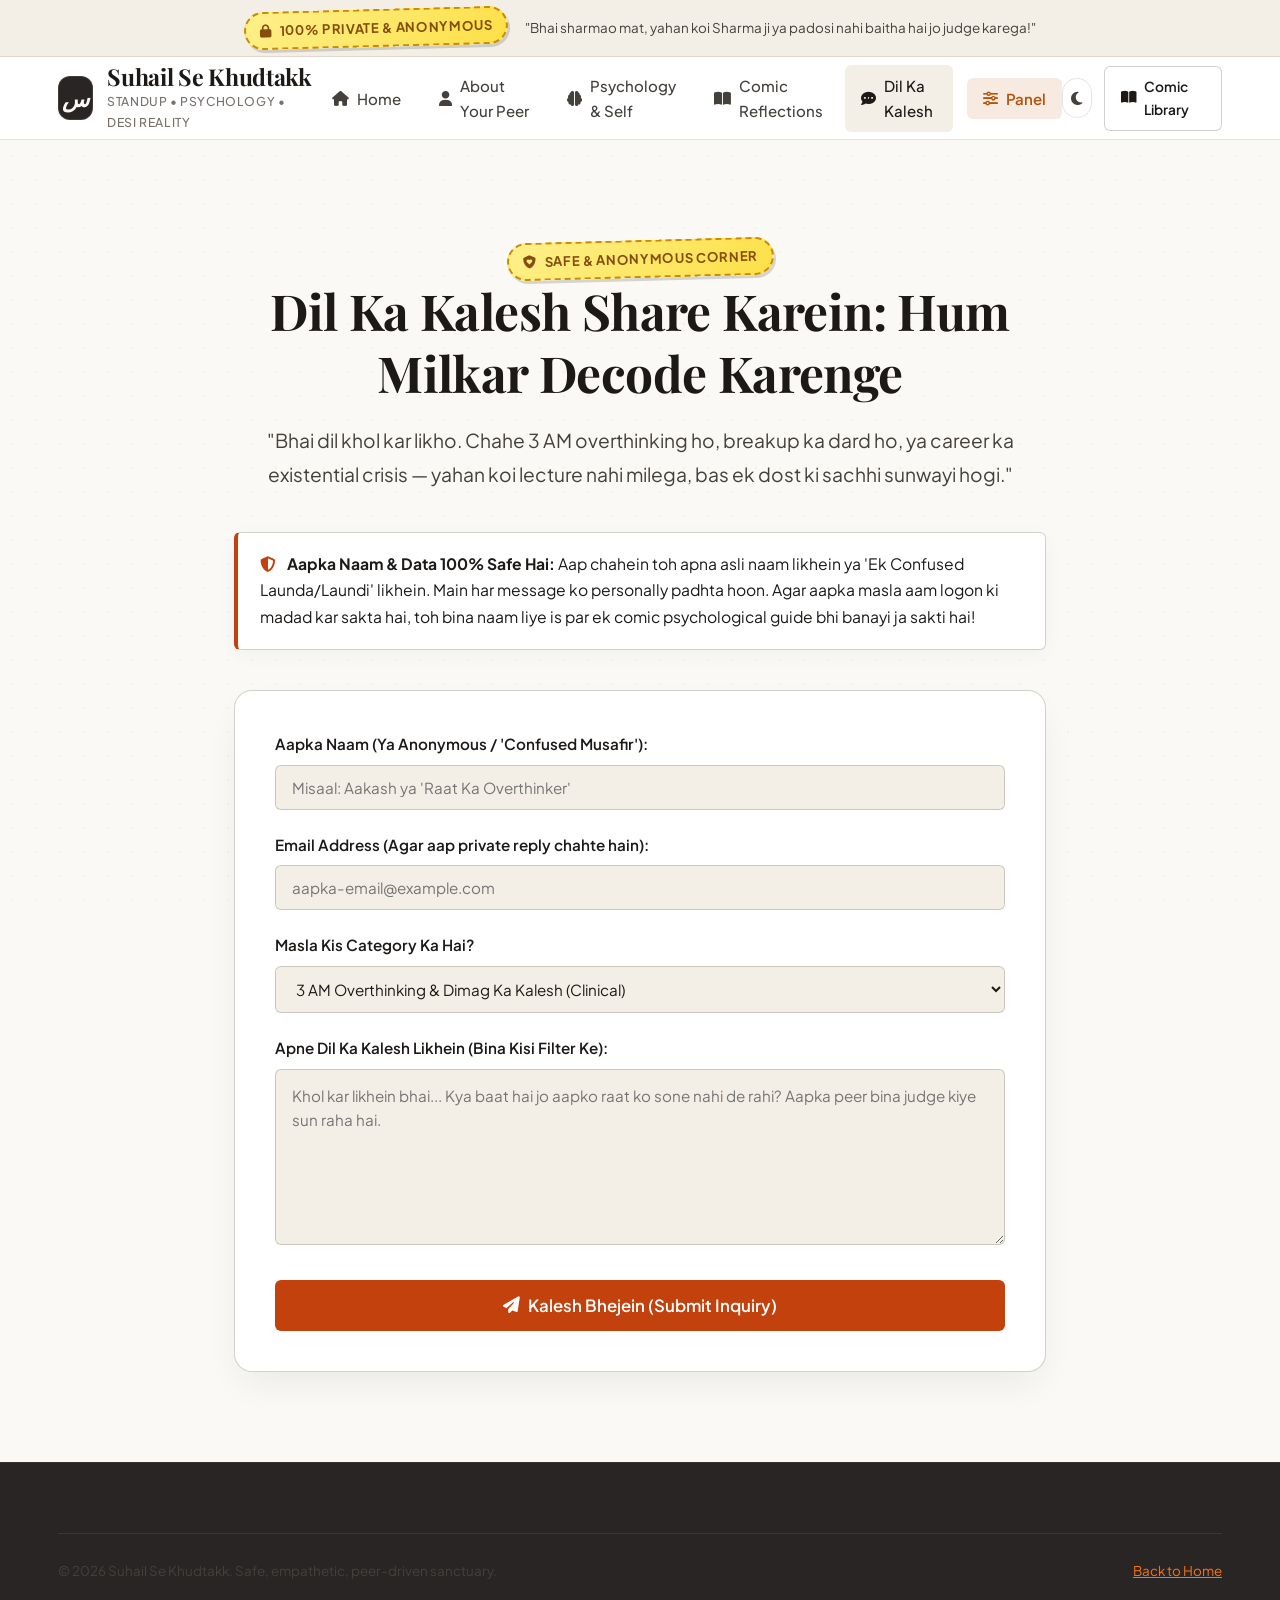
<file: ask.html>
<!DOCTYPE html>
<html lang="hi-Latn" data-theme="light">
<head>
    <meta charset="UTF-8">
    <meta name="viewport" content="width=device-width, initial-scale=1.0">
    <title>Dil Ka Kalesh | Talk to Suhail (Your 3 AM Peer) | Suhail Se Khudtakk</title>
    <meta name="description" content="Share your 3 AM overthinking, career panic, imposter syndrome, or relationship drama in 100% confidence with your peer. Zero judgment, pure peer guidance.">
    
    <!-- Google Fonts -->
    <link rel="preconnect" href="https://fonts.googleapis.com">
    <link rel="preconnect" href="https://fonts.gstatic.com" crossorigin>
    <link href="https://fonts.googleapis.com/css2?family=Outfit:wght@400;500;600;700;800&family=Playfair+Display:ital,wght@0,400;0,600;0,700;1,400;1,600&family=Plus+Jakarta+Sans:wght@300;400;500;600;700&display=swap" rel="stylesheet">
    
    <!-- Font Awesome -->
    <link rel="stylesheet" href="https://cdnjs.cloudflare.com/ajax/libs/font-awesome/6.5.1/css/all.min.css">
    
    <!-- Master Stylesheet -->
    <link rel="stylesheet" href="styles.css">
</head>
<body>
    <!-- Top Notice -->
    <div class="top-notice-bar">
        <div class="notice-inner">
            <span class="comic-sticker"><i class="fa-solid fa-lock"></i> 100% Private & Anonymous</span>
            <span>"Bhai sharmao mat, yahan koi Sharma ji ya padosi nahi baitha hai jo judge karega!"</span>
        </div>
    </div>

    <!-- Editorial Header -->
    <header class="site-header">
        <div class="container header-inner">
            <a href="index.html" class="brand-wrapper">
                <div class="brand-monogram">س</div>
                <div class="brand-info">
                    <span class="brand-name">Suhail Se Khudtakk</span>
                    <span class="brand-tagline">Standup • Psychology • Desi Reality</span>
                </div>
            </a>

            <nav class="main-nav" id="mainNav">
                <a href="index.html" class="nav-item-link"><i class="fa-solid fa-house"></i> Home</a>
                <a href="about.html" class="nav-item-link"><i class="fa-solid fa-user"></i> About Your Peer</a>
                <a href="psychology.html" class="nav-item-link"><i class="fa-solid fa-brain"></i> Psychology & Self</a>
                <a href="blogs.html" class="nav-item-link"><i class="fa-solid fa-book-open"></i> Comic Reflections</a>
                <a href="ask.html" class="nav-item-link active"><i class="fa-solid fa-comment-dots"></i> Dil Ka Kalesh</a>
                <a href="admin.html" class="nav-item-link admin-link" title="Control Panel">
                    <i class="fa-solid fa-sliders"></i> Panel
                </a>
            </nav>

            <div class="header-actions">
                <button class="theme-toggle" id="themeToggleBtn" aria-label="Toggle Theme">
                    <i class="fa-solid fa-sun sun-icon"></i>
                    <i class="fa-solid fa-moon moon-icon"></i>
                </button>
                <a href="blogs.html" class="btn btn-secondary btn-sm">
                    <i class="fa-solid fa-book-open"></i> Comic Library
                </a>
            </div>
        </div>
    </header>

    <main class="section-padding">
        <div class="narrow-container">
            <div class="article-detail-header" style="border: none; padding-top: 10px;">
                <span class="comic-sticker"><i class="fa-solid fa-shield-heart"></i> Safe & Anonymous Corner</span>
                <h1 class="article-detail-title">Dil Ka Kalesh Share Karein: Hum Milkar Decode Karenge</h1>
                <p style="font-size: 1.2rem; color: var(--text-secondary);">
                    "Bhai dil khol kar likho. Chahe 3 AM overthinking ho, breakup ka dard ho, ya career ka existential crisis — yahan koi lecture nahi milega, bas ek dost ki sachhi sunwayi hogi."
                </p>
            </div>

            <!-- Clarification Card -->
            <div class="peer-clarification-box" style="margin-bottom: 40px;">
                <p>
                    <i class="fa-solid fa-shield-halved" style="color: var(--terracotta); margin-right: 8px;"></i>
                    <strong>Aapka Naam & Data 100% Safe Hai:</strong> Aap chahein toh apna asli naam likhein ya 'Ek Confused Launda/Laundi' likhein. 
                    Main har message ko personally padhta hoon. Agar aapka masla aam logon ki madad kar sakta hai, toh bina naam liye is par ek comic psychological guide bhi banayi ja sakti hai!
                </p>
            </div>

            <!-- Form Card -->
            <div style="background: var(--bg-surface); border: 1px solid var(--border-medium); border-radius: var(--radius-lg); padding: 40px; box-shadow: var(--shadow-warm);">
                <form id="askPageForm">
                    <div style="margin-bottom: 22px;">
                        <label style="display: block; font-weight: 600; font-size: 0.95rem; margin-bottom: 8px; color: var(--text-primary);">
                            Aapka Naam (Ya Anonymous / 'Confused Musafir'):
                        </label>
                        <input type="text" id="askPageName" placeholder="Misaal: Aakash ya 'Raat Ka Overthinker'" style="width: 100%; padding: 12px 16px; border-radius: var(--radius-sm); border: 1px solid var(--border-medium); background: var(--bg-surface-soft); color: var(--text-primary); font-family: var(--font-sans); font-size: 0.95rem;" required>
                    </div>

                    <div style="margin-bottom: 22px;">
                        <label style="display: block; font-weight: 600; font-size: 0.95rem; margin-bottom: 8px; color: var(--text-primary);">
                            Email Address (Agar aap private reply chahte hain):
                        </label>
                        <input type="email" id="askPageEmail" placeholder="aapka-email@example.com" style="width: 100%; padding: 12px 16px; border-radius: var(--radius-sm); border: 1px solid var(--border-medium); background: var(--bg-surface-soft); color: var(--text-primary); font-family: var(--font-sans); font-size: 0.95rem;" required>
                    </div>

                    <div style="margin-bottom: 22px;">
                        <label style="display: block; font-weight: 600; font-size: 0.95rem; margin-bottom: 8px; color: var(--text-primary);">
                            Masla Kis Category Ka Hai?
                        </label>
                        <select id="askPageCategory" style="width: 100%; padding: 12px 16px; border-radius: var(--radius-sm); border: 1px solid var(--border-medium); background: var(--bg-surface-soft); color: var(--text-primary); font-family: var(--font-sans); font-size: 0.95rem;" required>
                            <option value="Overthinking & Anxiety">3 AM Overthinking & Dimag Ka Kalesh (Clinical)</option>
                            <option value="Career & Future Fear">Corporate Grind, JIRA Depression & AI Era Ka Khauf</option>
                            <option value="Relationship & Heartbreak">Rishton Ka Dhoka, Ghosting & Heartbreak</option>
                            <option value="Identity & Self Doubt">Imposter Syndrome: 'Main Kaun Hoon Aur Kya Kar Raha Hoon?'</option>
                            <option value="Society & People Pleasing">'Log Kya Kahenge' Syndrome Se Chhutkara</option>
                            <option value="Other Life Problem">Koi Aur Zindagi Ka Masla</option>
                        </select>
                    </div>

                    <div style="margin-bottom: 28px;">
                        <label style="display: block; font-weight: 600; font-size: 0.95rem; margin-bottom: 8px; color: var(--text-primary);">
                            Apne Dil Ka Kalesh Likhein (Bina Kisi Filter Ke):
                        </label>
                        <textarea id="askPageMessage" rows="6" placeholder="Khol kar likhein bhai... Kya baat hai jo aapko raat ko sone nahi de rahi? Aapka peer bina judge kiye sun raha hai." style="width: 100%; padding: 14px 16px; border-radius: var(--radius-sm); border: 1px solid var(--border-medium); background: var(--bg-surface-soft); color: var(--text-primary); font-family: var(--font-sans); font-size: 0.95rem; line-height: 1.6;" required></textarea>
                    </div>

                    <button type="submit" class="btn btn-warm" style="width: 100%; padding: 14px; font-size: 1.05rem;">
                        <i class="fa-solid fa-paper-plane"></i> Kalesh Bhejein (Submit Inquiry)
                    </button>
                </form>

                <div id="askPageSuccess" style="display: none; text-align: center; padding: 30px 10px;">
                    <div style="font-size: 3rem; color: var(--sage); margin-bottom: 16px;"><i class="fa-solid fa-circle-check"></i></div>
                    <h3 style="font-size: 1.6rem; margin-bottom: 10px;">Aapka Message Hum Tak Pahoch Gaya!</h3>
                    <p style="font-size: 1rem; color: var(--text-secondary); max-width: 500px; margin: 0 auto 20px;">
                        Aapka peer aapka message personally padhega. Tab tak ek cup garam chai piyo aur dimag ko bolo: <em>"Bhai theek hai, kal dekhte hain!"</em>
                    </p>
                    <button class="btn btn-secondary btn-sm" id="askPageResetBtn">Ek Aur Baat Poochen</button>
                </div>
            </div>
        </div>
    </main>

    <!-- Master Footer -->
    <footer class="site-footer">
        <div class="container">
            <div class="footer-bottom-row">
                <p>&copy; 2026 Suhail Se Khudtakk. Safe, empathetic, peer-driven sanctuary.</p>
                <p><a href="index.html" style="color: #f97316;">Back to Home</a></p>
            </div>
        </div>
    </footer>

    <script src="app.js"></script>
</body>
</html>
</file>
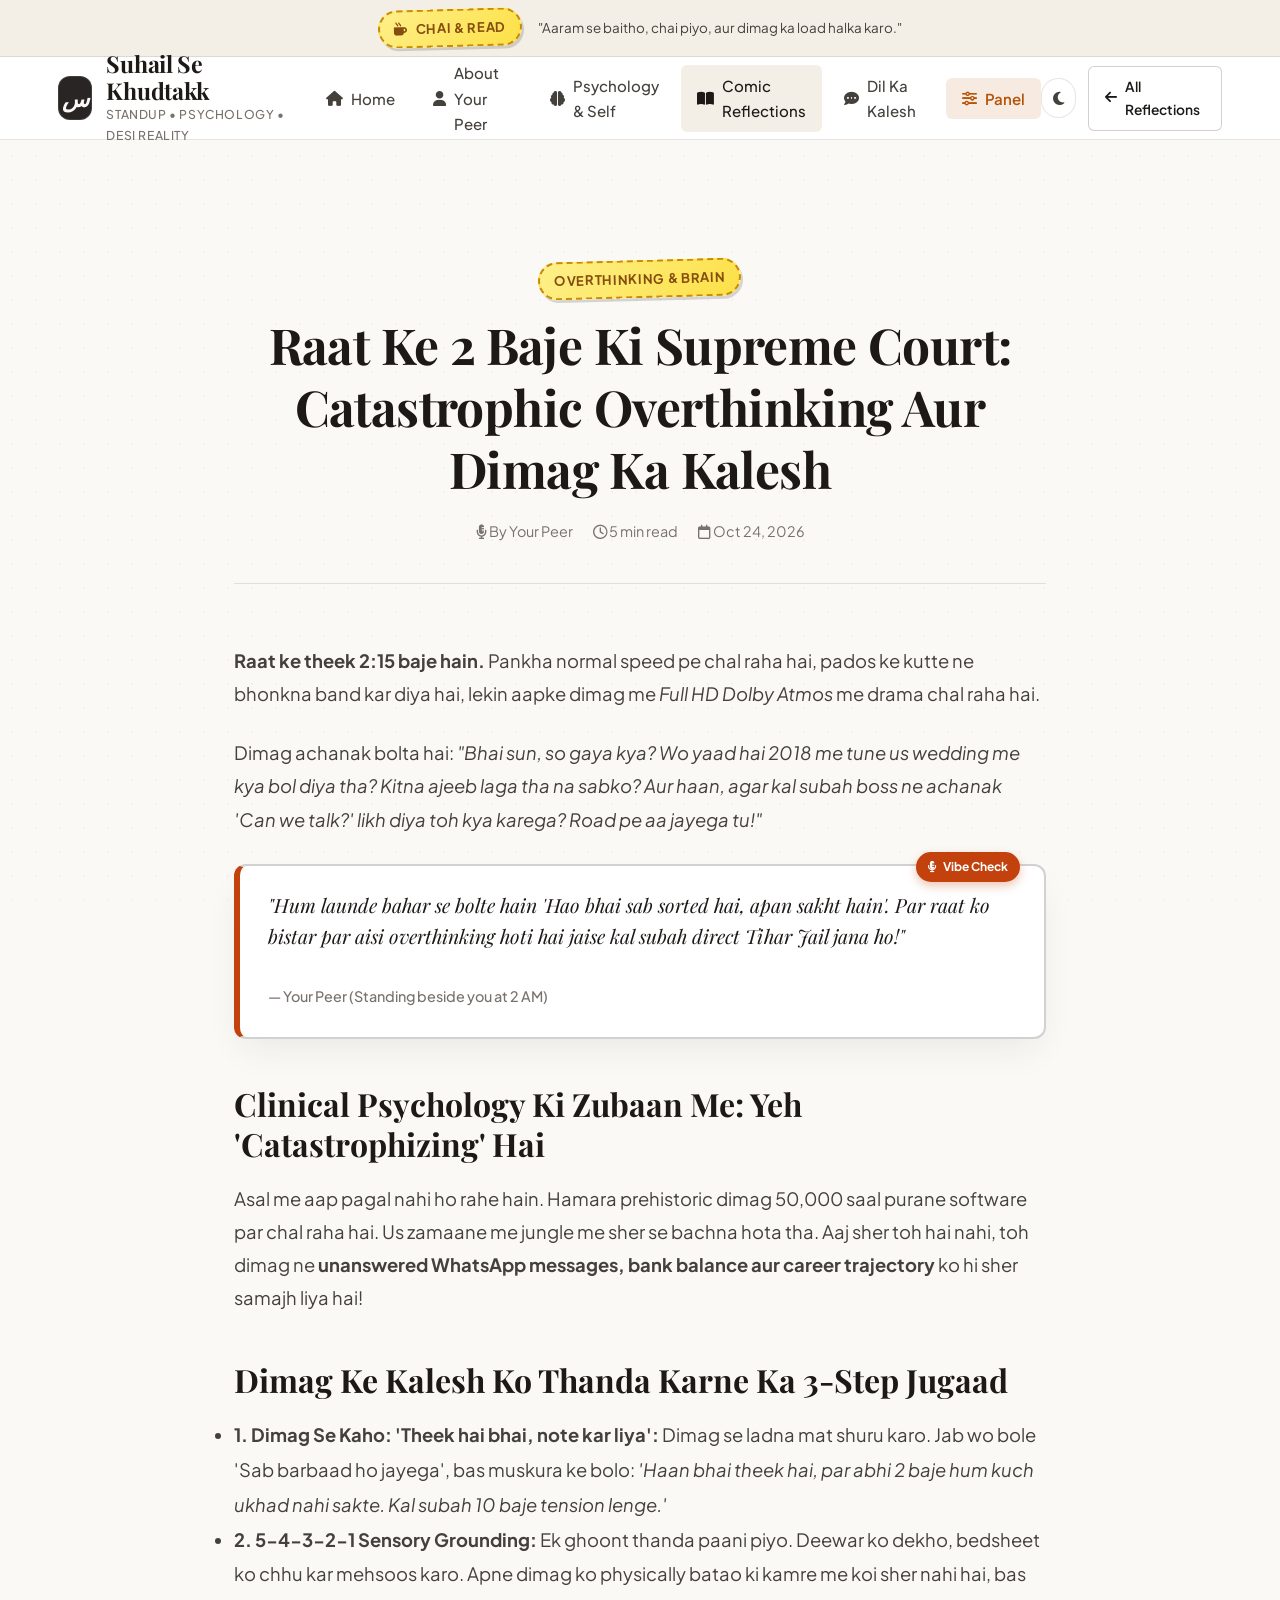
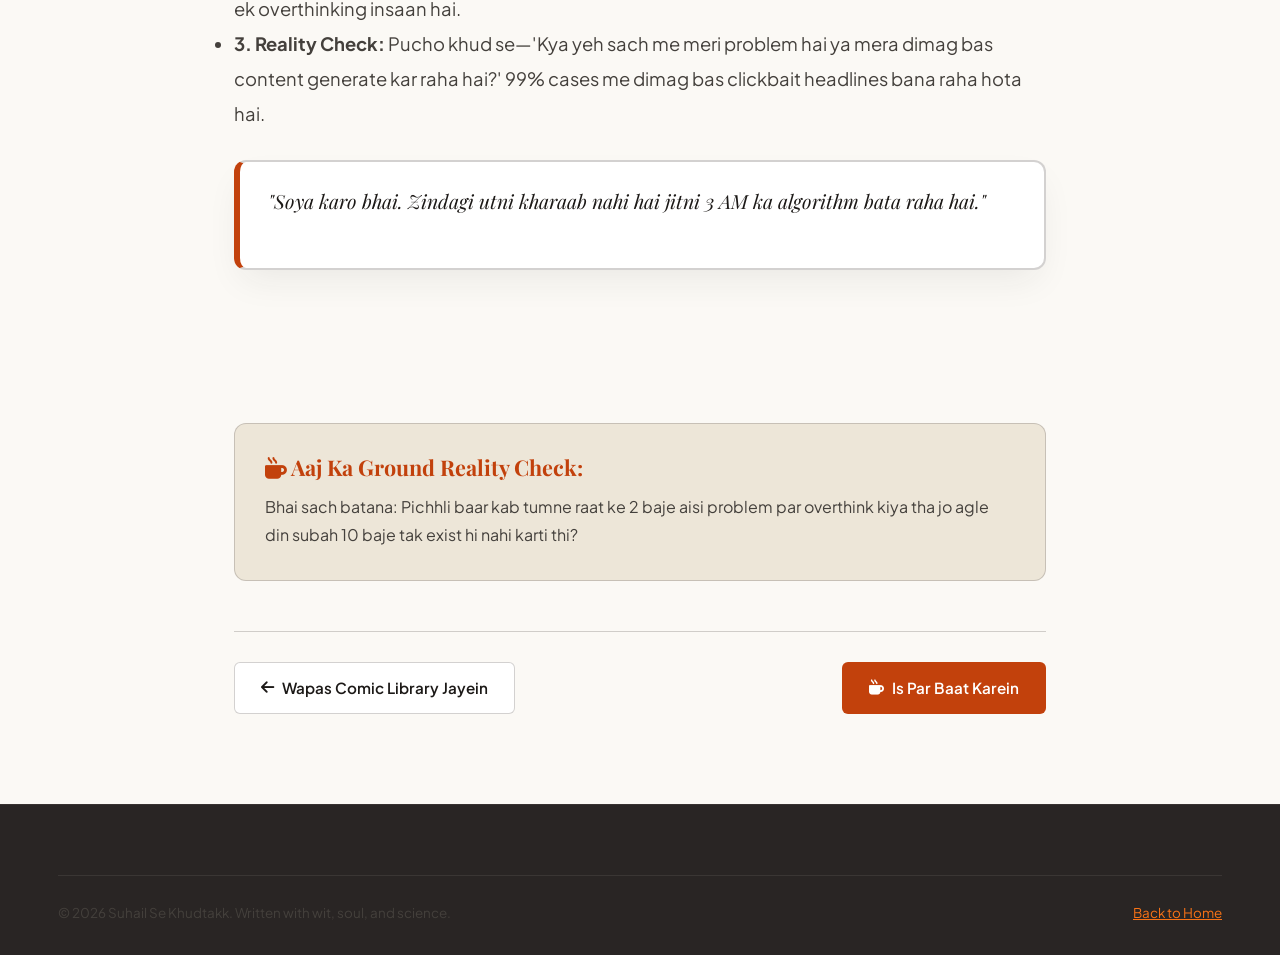
<file: blog-detail.html>
<!DOCTYPE html>
<html lang="hi-Latn" data-theme="light">
<head>
    <meta charset="UTF-8">
    <meta name="viewport" content="width=device-width, initial-scale=1.0">
    <title>Comic Standup Reflection | Suhail Se Khudtakk</title>
    
    <!-- Google Fonts -->
    <link rel="preconnect" href="https://fonts.googleapis.com">
    <link rel="preconnect" href="https://fonts.gstatic.com" crossorigin>
    <link href="https://fonts.googleapis.com/css2?family=Outfit:wght@400;500;600;700;800&family=Playfair+Display:ital,wght@0,400;0,600;0,700;1,400;1,600&family=Plus+Jakarta+Sans:wght@300;400;500;600;700&display=swap" rel="stylesheet">
    
    <!-- Font Awesome -->
    <link rel="stylesheet" href="https://cdnjs.cloudflare.com/ajax/libs/font-awesome/6.5.1/css/all.min.css">
    
    <!-- Master Stylesheet -->
    <link rel="stylesheet" href="styles.css">
</head>
<body>
    <!-- Top Notice -->
    <div class="top-notice-bar">
        <div class="notice-inner">
            <span class="comic-sticker"><i class="fa-solid fa-mug-hot"></i> Chai & Read</span>
            <span>"Aaram se baitho, chai piyo, aur dimag ka load halka karo."</span>
        </div>
    </div>

    <!-- Editorial Header -->
    <header class="site-header">
        <div class="container header-inner">
            <a href="index.html" class="brand-wrapper">
                <div class="brand-monogram">س</div>
                <div class="brand-info">
                    <span class="brand-name">Suhail Se Khudtakk</span>
                    <span class="brand-tagline">Standup • Psychology • Desi Reality</span>
                </div>
            </a>

            <nav class="main-nav" id="mainNav">
                <a href="index.html" class="nav-item-link"><i class="fa-solid fa-house"></i> Home</a>
                <a href="about.html" class="nav-item-link"><i class="fa-solid fa-user"></i> About Your Peer</a>
                <a href="psychology.html" class="nav-item-link"><i class="fa-solid fa-brain"></i> Psychology & Self</a>
                <a href="blogs.html" class="nav-item-link active"><i class="fa-solid fa-book-open"></i> Comic Reflections</a>
                <a href="ask.html" class="nav-item-link"><i class="fa-solid fa-comment-dots"></i> Dil Ka Kalesh</a>
                <a href="admin.html" class="nav-item-link admin-link" title="Control Panel">
                    <i class="fa-solid fa-sliders"></i> Panel
                </a>
            </nav>

            <div class="header-actions">
                <button class="theme-toggle" id="themeToggleBtn" aria-label="Toggle Theme">
                    <i class="fa-solid fa-sun sun-icon"></i>
                    <i class="fa-solid fa-moon moon-icon"></i>
                </button>
                <a href="blogs.html" class="btn btn-secondary btn-sm">
                    <i class="fa-solid fa-arrow-left"></i> All Reflections
                </a>
            </div>
        </div>
    </header>

    <!-- Article Content -->
    <main class="section-padding" style="padding-top: 50px;">
        <article class="narrow-container" id="articleDetailContainer">
            <div class="article-detail-header">
                <div class="article-detail-kicker">
                    <span class="comic-sticker" id="detailCategory">Overthinking & Brain</span>
                </div>
                <h1 class="article-detail-title" id="detailTitle">Loading reflection...</h1>
                <div class="article-detail-meta">
                    <span><i class="fa-solid fa-microphone-lines"></i> By Your Peer</span>
                    <span><i class="fa-regular fa-clock"></i> <span id="detailReadTime">5 min read</span></span>
                    <span><i class="fa-regular fa-calendar"></i> <span id="detailDate">Recent</span></span>
                </div>
            </div>

            <div class="article-detail-body" id="detailContent">
                <!-- Injected via app.js -->
            </div>

            <!-- Reflection Box -->
            <div class="psych-exercise-box">
                <h4><i class="fa-solid fa-mug-hot"></i> Aaj Ka Ground Reality Check:</h4>
                <p id="detailPrompt">Bhai sach batana: Is problem ka kitna percent sach me tumhare control me hai?</p>
            </div>

            <div style="margin-top: 50px; padding-top: 30px; border-top: 1px solid var(--border-medium); display: flex; justify-content: space-between; align-items: center; flex-wrap: wrap; gap: 16px;">
                <a href="blogs.html" class="btn btn-secondary">
                    <i class="fa-solid fa-arrow-left"></i> Wapas Comic Library Jayein
                </a>
                <a href="ask.html" class="btn btn-warm">
                    <i class="fa-solid fa-mug-hot"></i> Is Par Baat Karein
                </a>
            </div>
        </article>
    </main>

    <!-- Master Footer -->
    <footer class="site-footer">
        <div class="container">
            <div class="footer-bottom-row">
                <p>&copy; 2026 Suhail Se Khudtakk. Written with wit, soul, and science.</p>
                <p><a href="index.html" style="color: #f97316;">Back to Home</a></p>
            </div>
        </div>
    </footer>

    <script src="app.js"></script>
</body>
</html>
</file>
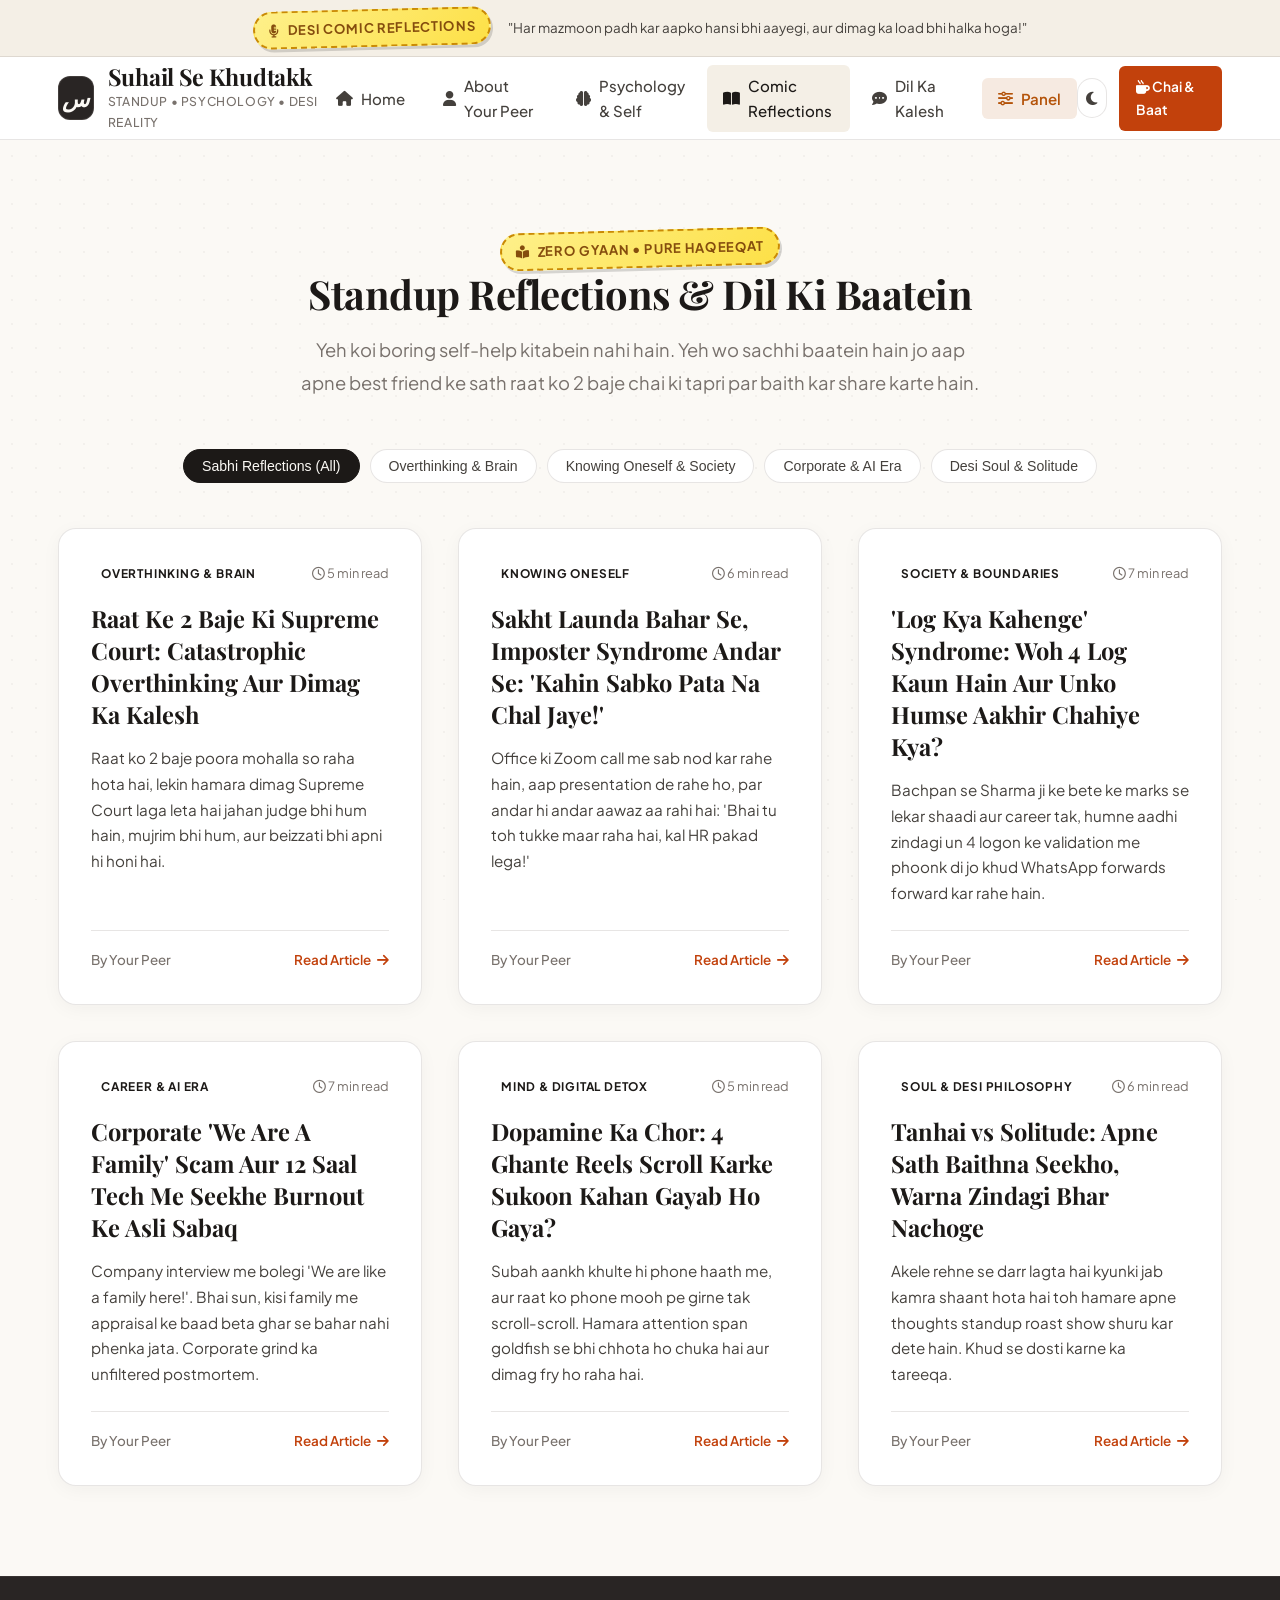
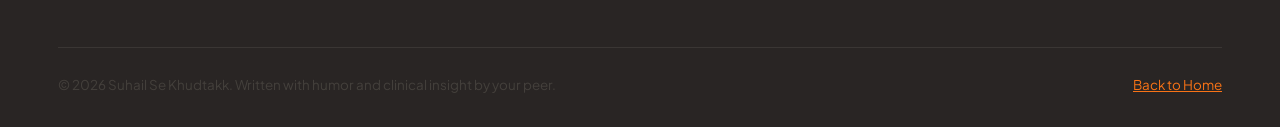
<file: blogs.html>
<!DOCTYPE html>
<html lang="hi-Latn" data-theme="light">
<head>
    <meta charset="UTF-8">
    <meta name="viewport" content="width=device-width, initial-scale=1.0">
    <title>Standup Comic Reflections | Desi Psychology & Life Lessons | Suhail Se Khudtakk</title>
    <meta name="description" content="Explore our library of hilarious, relatable standup comedy reflections, clinical psychology solutions, and self-discovery essays in Roman Hindi by your peer.">
    
    <!-- Google Fonts -->
    <link rel="preconnect" href="https://fonts.googleapis.com">
    <link rel="preconnect" href="https://fonts.gstatic.com" crossorigin>
    <link href="https://fonts.googleapis.com/css2?family=Outfit:wght@400;500;600;700;800&family=Playfair+Display:ital,wght@0,400;0,600;0,700;1,400;1,600&family=Plus+Jakarta+Sans:wght@300;400;500;600;700&display=swap" rel="stylesheet">
    
    <!-- Font Awesome -->
    <link rel="stylesheet" href="https://cdnjs.cloudflare.com/ajax/libs/font-awesome/6.5.1/css/all.min.css">
    
    <!-- Master Stylesheet -->
    <link rel="stylesheet" href="styles.css">
</head>
<body>
    <!-- Top Notice -->
    <div class="top-notice-bar">
        <div class="notice-inner">
            <span class="comic-sticker"><i class="fa-solid fa-microphone-lines"></i> Desi Comic Reflections</span>
            <span>"Har mazmoon padh kar aapko hansi bhi aayegi, aur dimag ka load bhi halka hoga!"</span>
        </div>
    </div>

    <!-- Editorial Header -->
    <header class="site-header">
        <div class="container header-inner">
            <a href="index.html" class="brand-wrapper">
                <div class="brand-monogram">س</div>
                <div class="brand-info">
                    <span class="brand-name">Suhail Se Khudtakk</span>
                    <span class="brand-tagline">Standup • Psychology • Desi Reality</span>
                </div>
            </a>

            <nav class="main-nav" id="mainNav">
                <a href="index.html" class="nav-item-link"><i class="fa-solid fa-house"></i> Home</a>
                <a href="about.html" class="nav-item-link"><i class="fa-solid fa-user"></i> About Your Peer</a>
                <a href="psychology.html" class="nav-item-link"><i class="fa-solid fa-brain"></i> Psychology & Self</a>
                <a href="blogs.html" class="nav-item-link active"><i class="fa-solid fa-book-open"></i> Comic Reflections</a>
                <a href="ask.html" class="nav-item-link"><i class="fa-solid fa-comment-dots"></i> Dil Ka Kalesh</a>
                <a href="admin.html" class="nav-item-link admin-link" title="Control Panel">
                    <i class="fa-solid fa-sliders"></i> Panel
                </a>
            </nav>

            <div class="header-actions">
                <button class="theme-toggle" id="themeToggleBtn" aria-label="Toggle Theme">
                    <i class="fa-solid fa-sun sun-icon"></i>
                    <i class="fa-solid fa-moon moon-icon"></i>
                </button>
                <a href="ask.html" class="btn btn-warm btn-sm hide-mobile">
                    <span><i class="fa-solid fa-mug-hot"></i> Chai & Baat</span>
                </a>
                <button class="mobile-menu-trigger" id="mobileMenuTrigger" aria-label="Open Menu">
                    <i class="fa-solid fa-bars"></i>
                </button>
            </div>
        </div>
    </header>

    <main class="section-padding">
        <div class="container">
            <div class="section-head text-center">
                <span class="comic-sticker"><i class="fa-solid fa-book-open-reader"></i> Zero Gyaan • Pure Haqeeqat</span>
                <h1 class="section-title">Standup Reflections & Dil Ki Baatein</h1>
                <p class="section-lead">
                    Yeh koi boring self-help kitabein nahi hain. Yeh wo sachhi baatein hain jo aap apne best friend ke sath 
                    raat ko 2 baje chai ki tapri par baith kar share karte hain.
                </p>
            </div>

            <!-- Category Filter Tabs -->
            <div class="article-category-tabs" id="blogCategoryTabs">
                <button class="category-tab-btn active" data-category="all">Sabhi Reflections (All)</button>
                <button class="category-tab-btn" data-category="mental-health">Overthinking & Brain</button>
                <button class="category-tab-btn" data-category="self-discovery">Knowing Oneself & Society</button>
                <button class="category-tab-btn" data-category="career-burnout">Corporate & AI Era</button>
                <button class="category-tab-btn" data-category="philosophy">Desi Soul & Solitude</button>
            </div>

            <!-- Articles Grid -->
            <div class="articles-editorial-grid" id="blogsPageGrid">
                <!-- Injected dynamically via app.js -->
            </div>
        </div>
    </main>

    <!-- Master Footer -->
    <footer class="site-footer">
        <div class="container">
            <div class="footer-bottom-row">
                <p>&copy; 2026 Suhail Se Khudtakk. Written with humor and clinical insight by your peer.</p>
                <p><a href="index.html" style="color: #f97316;">Back to Home</a></p>
            </div>
        </div>
    </footer>

    <script src="app.js"></script>
</body>
</html>
</file>
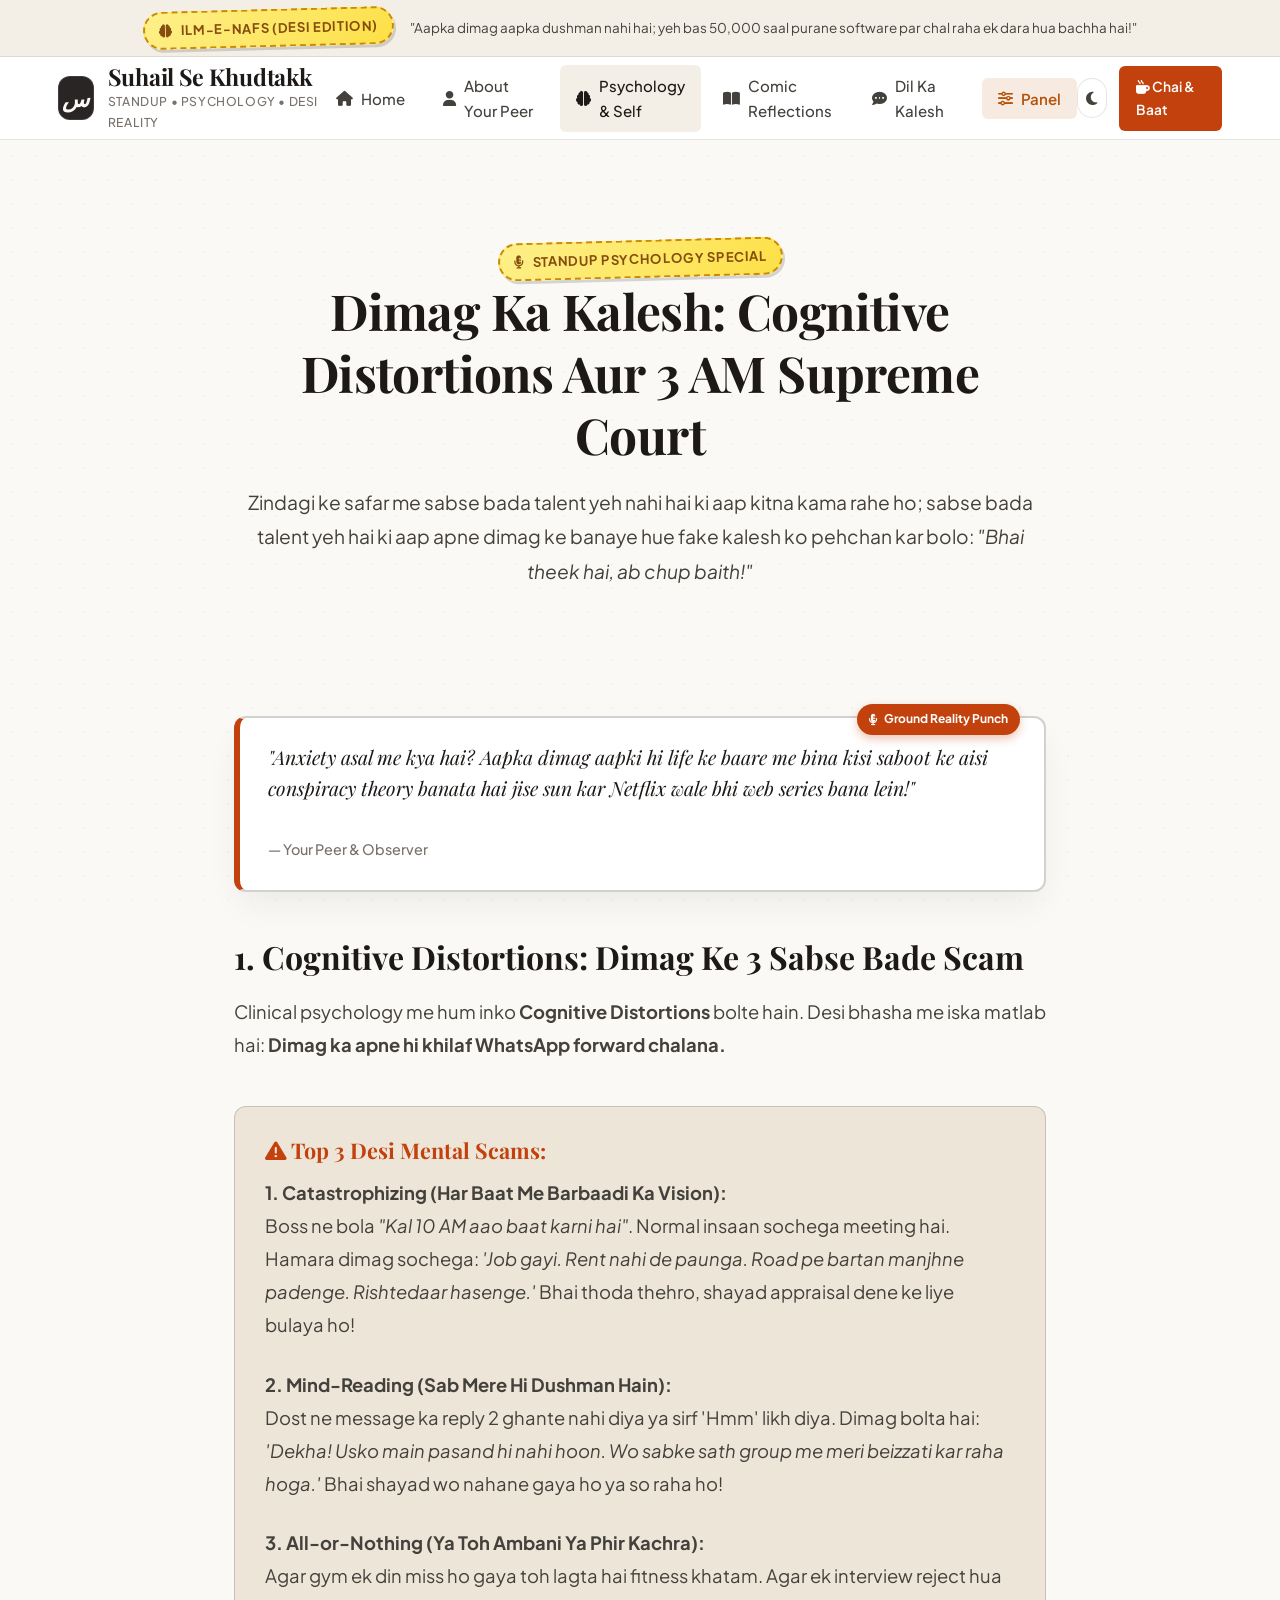
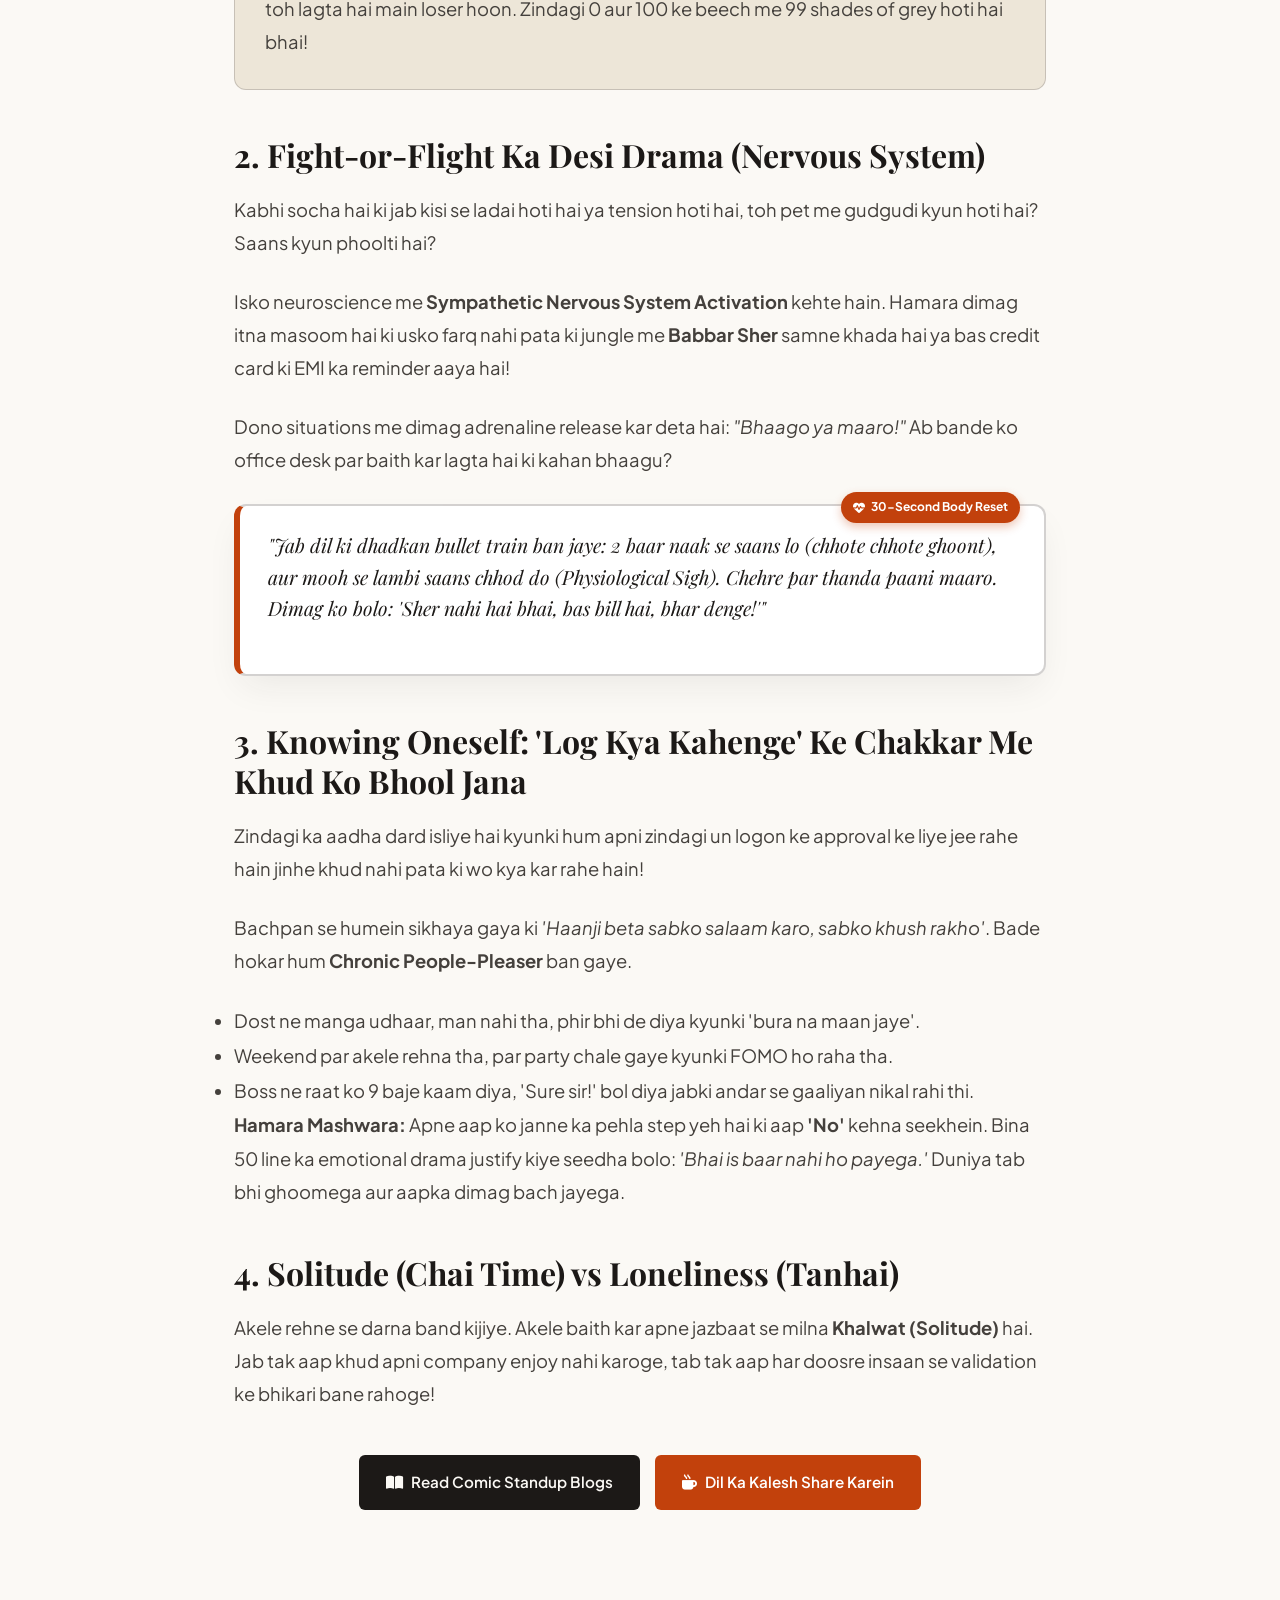
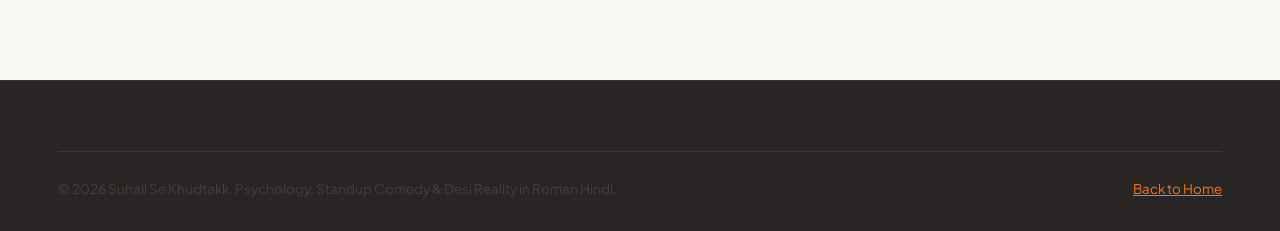
<file: psychology.html>
<!DOCTYPE html>
<html lang="hi-Latn" data-theme="light">
<head>
    <meta charset="UTF-8">
    <meta name="viewport" content="width=device-width, initial-scale=1.0">
    <title>Clinical Psychology (Standup Edition) | Dimag Ka Kalesh & Knowing Yourself</title>
    <meta name="description" content="Understand cognitive distortions, fight-or-flight mode, overthinking, and nervous system science in hilarious, relatable Roman Hindi by your peer.">
    
    <!-- Google Fonts -->
    <link rel="preconnect" href="https://fonts.googleapis.com">
    <link rel="preconnect" href="https://fonts.gstatic.com" crossorigin>
    <link href="https://fonts.googleapis.com/css2?family=Outfit:wght@400;500;600;700;800&family=Playfair+Display:ital,wght@0,400;0,600;0,700;1,400;1,600&family=Plus+Jakarta+Sans:wght@300;400;500;600;700&display=swap" rel="stylesheet">
    
    <!-- Font Awesome -->
    <link rel="stylesheet" href="https://cdnjs.cloudflare.com/ajax/libs/font-awesome/6.5.1/css/all.min.css">
    
    <!-- Master Stylesheet -->
    <link rel="stylesheet" href="styles.css">
</head>
<body>
    <!-- Top Notice -->
    <div class="top-notice-bar">
        <div class="notice-inner">
            <span class="comic-sticker"><i class="fa-solid fa-brain"></i> Ilm-e-Nafs (Desi Edition)</span>
            <span>"Aapka dimag aapka dushman nahi hai; yeh bas 50,000 saal purane software par chal raha ek dara hua bachha hai!"</span>
        </div>
    </div>

    <!-- Editorial Header -->
    <header class="site-header">
        <div class="container header-inner">
            <a href="index.html" class="brand-wrapper">
                <div class="brand-monogram">س</div>
                <div class="brand-info">
                    <span class="brand-name">Suhail Se Khudtakk</span>
                    <span class="brand-tagline">Standup • Psychology • Desi Reality</span>
                </div>
            </a>

            <nav class="main-nav" id="mainNav">
                <a href="index.html" class="nav-item-link"><i class="fa-solid fa-house"></i> Home</a>
                <a href="about.html" class="nav-item-link"><i class="fa-solid fa-user"></i> About Your Peer</a>
                <a href="psychology.html" class="nav-item-link active"><i class="fa-solid fa-brain"></i> Psychology & Self</a>
                <a href="blogs.html" class="nav-item-link"><i class="fa-solid fa-book-open"></i> Comic Reflections</a>
                <a href="ask.html" class="nav-item-link"><i class="fa-solid fa-comment-dots"></i> Dil Ka Kalesh</a>
                <a href="admin.html" class="nav-item-link admin-link" title="Control Panel">
                    <i class="fa-solid fa-sliders"></i> Panel
                </a>
            </nav>

            <div class="header-actions">
                <button class="theme-toggle" id="themeToggleBtn" aria-label="Toggle Theme">
                    <i class="fa-solid fa-sun sun-icon"></i>
                    <i class="fa-solid fa-moon moon-icon"></i>
                </button>
                <a href="ask.html" class="btn btn-warm btn-sm hide-mobile">
                    <span><i class="fa-solid fa-mug-hot"></i> Chai & Baat</span>
                </a>
                <button class="mobile-menu-trigger" id="mobileMenuTrigger" aria-label="Open Menu">
                    <i class="fa-solid fa-bars"></i>
                </button>
            </div>
        </div>
    </header>

    <main class="section-padding">
        <div class="narrow-container">
            <div class="article-detail-header" style="border: none; padding-top: 10px;">
                <span class="comic-sticker"><i class="fa-solid fa-microphone-lines"></i> Standup Psychology Special</span>
                <h1 class="article-detail-title">Dimag Ka Kalesh: Cognitive Distortions Aur 3 AM Supreme Court</h1>
                <p style="font-size: 1.2rem; color: var(--text-secondary);">
                    Zindagi ke safar me sabse bada talent yeh nahi hai ki aap kitna kama rahe ho; sabse bada talent yeh hai ki 
                    aap apne dimag ke banaye hue fake kalesh ko pehchan kar bolo: <em>"Bhai theek hai, ab chup baith!"</em>
                </p>
            </div>

            <div class="article-detail-body">
                <div class="standup-quote-box">
                    <span class="standup-badge"><i class="fa-solid fa-microphone-lines"></i> Ground Reality Punch</span>
                    <p class="standup-quote-text">
                        "Anxiety asal me kya hai? Aapka dimag aapki hi life ke baare me bina kisi saboot ke aisi conspiracy theory banata hai jise sun kar Netflix wale bhi web series bana lein!"
                    </p>
                    <span class="standup-quote-subtext">— Your Peer & Observer</span>
                </div>

                <h2>1. Cognitive Distortions: Dimag Ke 3 Sabse Bade Scam</h2>
                <p>
                    Clinical psychology me hum inko <strong>Cognitive Distortions</strong> bolte hain. Desi bhasha me iska matlab hai: 
                    <strong>Dimag ka apne hi khilaf WhatsApp forward chalana.</strong>
                </p>

                <div class="psych-exercise-box">
                    <h4><i class="fa-solid fa-triangle-exclamation"></i> Top 3 Desi Mental Scams:</h4>
                    <p>
                        <strong>1. Catastrophizing (Har Baat Me Barbaadi Ka Vision):</strong><br>
                        Boss ne bola <em>"Kal 10 AM aao baat karni hai"</em>. Normal insaan sochega meeting hai. Hamara dimag sochega: 
                        <em>'Job gayi. Rent nahi de paunga. Road pe bartan manjhne padenge. Rishtedaar hasenge.'</em> 
                        Bhai thoda thehro, shayad appraisal dene ke liye bulaya ho!
                    </p>
                    <p>
                        <strong>2. Mind-Reading (Sab Mere Hi Dushman Hain):</strong><br>
                        Dost ne message ka reply 2 ghante nahi diya ya sirf 'Hmm' likh diya. Dimag bolta hai: 
                        <em>'Dekha! Usko main pasand hi nahi hoon. Wo sabke sath group me meri beizzati kar raha hoga.'</em> 
                        Bhai shayad wo nahane gaya ho ya so raha ho!
                    </p>
                    <p style="margin-bottom: 0;">
                        <strong>3. All-or-Nothing (Ya Toh Ambani Ya Phir Kachra):</strong><br>
                        Agar gym ek din miss ho gaya toh lagta hai fitness khatam. Agar ek interview reject hua toh lagta hai main loser hoon. 
                        Zindagi 0 aur 100 ke beech me 99 shades of grey hoti hai bhai!
                    </p>
                </div>

                <h2>2. Fight-or-Flight Ka Desi Drama (Nervous System)</h2>
                <p>
                    Kabhi socha hai ki jab kisi se ladai hoti hai ya tension hoti hai, toh pet me gudgudi kyun hoti hai? Saans kyun phoolti hai?
                </p>
                <p>
                    Isko neuroscience me <strong>Sympathetic Nervous System Activation</strong> kehte hain. 
                    Hamara dimag itna masoom hai ki usko farq nahi pata ki jungle me <strong>Babbar Sher</strong> samne khada hai ya bas credit card ki EMI ka reminder aaya hai!
                </p>
                <p>Dono situations me dimag adrenaline release kar deta hai: <em>"Bhaago ya maaro!"</em> Ab bande ko office desk par baith kar lagta hai ki kahan bhaagu?</p>

                <div class="standup-quote-box">
                    <span class="standup-badge"><i class="fa-solid fa-heart-pulse"></i> 30-Second Body Reset</span>
                    <p class="standup-quote-text">
                        "Jab dil ki dhadkan bullet train ban jaye: 2 baar naak se saans lo (chhote chhote ghoont), aur mooh se lambi saans chhod do (Physiological Sigh). Chehre par thanda paani maaro. Dimag ko bolo: 'Sher nahi hai bhai, bas bill hai, bhar denge!'"
                    </p>
                </div>

                <h2>3. Knowing Oneself: 'Log Kya Kahenge' Ke Chakkar Me Khud Ko Bhool Jana</h2>
                <p>
                    Zindagi ka aadha dard isliye hai kyunki hum apni zindagi un logon ke approval ke liye jee rahe hain jinhe khud nahi pata ki wo kya kar rahe hain!
                </p>
                <p>
                    Bachpan se humein sikhaya gaya ki <em>'Haanji beta sabko salaam karo, sabko khush rakho'</em>. Bade hokar hum 
                    <strong>Chronic People-Pleaser</strong> ban gaye. 
                </p>
                <ul>
                    <li>Dost ne manga udhaar, man nahi tha, phir bhi de diya kyunki 'bura na maan jaye'.</li>
                    <li>Weekend par akele rehna tha, par party chale gaye kyunki FOMO ho raha tha.</li>
                    <li>Boss ne raat ko 9 baje kaam diya, 'Sure sir!' bol diya jabki andar se gaaliyan nikal rahi thi.</li>
                </ul>

                <p>
                    <strong>Hamara Mashwara:</strong> Apne aap ko janne ka pehla step yeh hai ki aap <strong>'No'</strong> kehna seekhein. 
                    Bina 50 line ka emotional drama justify kiye seedha bolo: <em>'Bhai is baar nahi ho payega.'</em> 
                    Duniya tab bhi ghoomega aur aapka dimag bach jayega.
                </p>

                <h2>4. Solitude (Chai Time) vs Loneliness (Tanhai)</h2>
                <p>
                    Akele rehne se darna band kijiye. Akele baith kar apne jazbaat se milna <strong>Khalwat (Solitude)</strong> hai. 
                    Jab tak aap khud apni company enjoy nahi karoge, tab tak aap har doosre insaan se validation ke bhikari bane rahoge!
                </p>

                <div style="text-align: center; margin-top: 45px;">
                    <a href="blogs.html" class="btn btn-primary" style="margin-right: 12px;">
                        <i class="fa-solid fa-book-open"></i> Read Comic Standup Blogs
                    </a>
                    <a href="ask.html" class="btn btn-warm">
                        <i class="fa-solid fa-mug-hot"></i> Dil Ka Kalesh Share Karein
                    </a>
                </div>
            </div>
        </div>
    </main>

    <!-- Master Footer -->
    <footer class="site-footer">
        <div class="container">
            <div class="footer-bottom-row">
                <p>&copy; 2026 Suhail Se Khudtakk. Psychology, Standup Comedy & Desi Reality in Roman Hindi.</p>
                <p><a href="index.html" style="color: #f97316;">Back to Home</a></p>
            </div>
        </div>
    </footer>

    <script src="app.js"></script>
</body>
</html>
</file>
<file: styles.css>
/* ==========================================================================
   SUHAIL SE KHUDTAKK - EDITORIAL & PSYCHOLOGICAL DESIGN SYSTEM
   Inspiration: The School of Life, Premier Literary & Psychological Journals
   Mood: Warm Linen, Deep Espresso, Earthy Sage & Calming Terracotta
   ========================================================================== */

:root {
    /* Warm Editorial Palette (Default: Warm Linen & Contemplative Espresso) */
    --bg-page: #fbf9f5;
    --bg-surface: #ffffff;
    --bg-surface-soft: #f4efe6;
    --bg-surface-accent: #ede6d8;
    
    --text-primary: #1c1917;    /* Warm rich espresso */
    --text-secondary: #44403c;  /* Muted charcoal */
    --text-muted: #78716c;      /* Warm stone grey */
    --text-accent: #9a3412;     /* Warm rust / terracotta */

    --border-light: rgba(120, 113, 108, 0.18);
    --border-medium: rgba(120, 113, 108, 0.32);
    --border-accent: rgba(154, 52, 18, 0.3);

    /* Human & Calming Hues */
    --terracotta: #c2410c;
    --terracotta-soft: rgba(194, 65, 12, 0.1);
    --sage: #4d7c0f;
    --sage-soft: rgba(77, 124, 15, 0.12);
    --warm-amber: #b45309;
    --warm-amber-soft: rgba(180, 83, 9, 0.12);
    --clay-dark: #292524;

    /* Typography */
    --font-serif: 'Playfair Display', Georgia, serif;
    --font-heading: 'Outfit', -apple-system, BlinkMacSystemFont, sans-serif;
    --font-sans: 'Plus Jakarta Sans', -apple-system, BlinkMacSystemFont, sans-serif;

    /* Shadows & Border Radius */
    --shadow-subtle: 0 4px 20px -2px rgba(41, 37, 36, 0.05);
    --shadow-warm: 0 16px 36px -8px rgba(41, 37, 36, 0.08);
    --shadow-float: 0 24px 50px -12px rgba(41, 37, 36, 0.12);

    --radius-sm: 6px;
    --radius-md: 12px;
    --radius-lg: 18px;
    --radius-xl: 28px;
    --radius-full: 9999px;

    --transition: all 0.28s cubic-bezier(0.16, 1, 0.3, 1);
}

/* Evening Contemplation Dark Mode (Soft Charcoal, Warm Bronze & Linen Ink) */
[data-theme="dark"] {
    --bg-page: #121110;
    --bg-surface: #1a1816;
    --bg-surface-soft: #23201d;
    --bg-surface-accent: #2e2a26;

    --text-primary: #f5f2eb;
    --text-secondary: #d6cfc4;
    --text-muted: #a89f91;
    --text-accent: #f97316;

    --border-light: rgba(214, 207, 196, 0.12);
    --border-medium: rgba(214, 207, 196, 0.22);
    --border-accent: rgba(249, 115, 22, 0.3);

    --terracotta: #fb923c;
    --terracotta-soft: rgba(251, 146, 60, 0.15);
    --sage: #a3e635;
    --sage-soft: rgba(163, 230, 53, 0.15);
    --warm-amber: #f59e0b;
    --warm-amber-soft: rgba(245, 158, 11, 0.18);
    --clay-dark: #0c0b0a;

    --shadow-subtle: 0 4px 20px -2px rgba(0, 0, 0, 0.4);
    --shadow-warm: 0 16px 36px -8px rgba(0, 0, 0, 0.55);
}

/* Reset & Foundation */
*, *::before, *::after {
    margin: 0;
    padding: 0;
    box-sizing: border-box;
}

html {
    scroll-behavior: smooth;
    font-size: 16px;
}

body {
    background-color: var(--bg-page);
    color: var(--text-primary);
    font-family: var(--font-sans);
    line-height: 1.7;
    -webkit-font-smoothing: antialiased;
    transition: background-color var(--transition), color var(--transition);
}

/* Warm Paper Grain Background Feeling */
body::before {
    content: "";
    position: fixed;
    top: 0;
    left: 0;
    width: 100vw;
    height: 100vh;
    pointer-events: none;
    background-image: radial-gradient(var(--border-light) 1px, transparent 1px);
    background-size: 24px 24px;
    opacity: 0.35;
    z-index: 0;
}

/* Layout Containers */
.container {
    max-width: 1220px;
    margin: 0 auto;
    padding: 0 28px;
    position: relative;
    z-index: 1;
}

.narrow-container {
    max-width: 860px;
    margin: 0 auto;
    padding: 0 24px;
    position: relative;
    z-index: 1;
}

/* Editorial Top Ribbon */
.top-notice-bar {
    background: var(--bg-surface-soft);
    border-bottom: 1px solid var(--border-light);
    padding: 9px 24px;
    font-size: 0.84rem;
    color: var(--text-secondary);
    text-align: center;
    position: relative;
    z-index: 50;
}

.notice-inner {
    display: flex;
    align-items: center;
    justify-content: center;
    gap: 16px;
    flex-wrap: wrap;
}

.peer-tag {
    background: var(--terracotta-soft);
    color: var(--terracotta);
    padding: 2px 10px;
    border-radius: var(--radius-full);
    font-weight: 600;
    font-size: 0.78rem;
}

/* Master Header & Navigation */
.site-header {
    background: var(--bg-surface);
    border-bottom: 1px solid var(--border-light);
    position: sticky;
    top: 0;
    z-index: 100;
    backdrop-filter: blur(12px);
    -webkit-backdrop-filter: blur(12px);
    transition: var(--transition);
}

.header-inner {
    display: flex;
    align-items: center;
    justify-content: space-between;
    height: 82px;
}

.brand-wrapper {
    display: flex;
    align-items: center;
    gap: 14px;
    text-decoration: none;
    color: var(--text-primary);
}

.brand-monogram {
    width: 44px;
    height: 44px;
    background: var(--clay-dark);
    color: #fbf9f5;
    border-radius: var(--radius-md);
    display: flex;
    align-items: center;
    justify-content: center;
    font-family: var(--font-serif);
    font-size: 1.4rem;
    font-style: italic;
    font-weight: 700;
    border: 1px solid var(--border-medium);
}

.brand-info {
    display: flex;
    flex-direction: column;
}

.brand-name {
    font-family: var(--font-serif);
    font-size: 1.45rem;
    font-weight: 700;
    letter-spacing: -0.3px;
    line-height: 1.15;
    color: var(--text-primary);
}

.brand-tagline {
    font-size: 0.76rem;
    color: var(--text-muted);
    font-weight: 500;
    letter-spacing: 0.6px;
    text-transform: uppercase;
}

/* Nav Menu Links */
.main-nav {
    display: flex;
    align-items: center;
    gap: 6px;
}

.nav-item-link {
    color: var(--text-secondary);
    text-decoration: none;
    font-size: 0.94rem;
    font-weight: 500;
    padding: 8px 16px;
    border-radius: var(--radius-sm);
    transition: var(--transition);
    display: inline-flex;
    align-items: center;
    gap: 8px;
}

.nav-item-link:hover, .nav-item-link.active {
    color: var(--text-primary);
    background: var(--bg-surface-soft);
}

.nav-item-link.admin-link {
    color: var(--warm-amber);
    background: var(--warm-amber-soft);
    font-weight: 600;
    margin-left: 8px;
}

.nav-item-link.admin-link:hover {
    background: var(--warm-amber);
    color: #fff;
}

.header-actions {
    display: flex;
    align-items: center;
    gap: 12px;
}

.theme-toggle {
    width: 40px;
    height: 40px;
    border-radius: var(--radius-full);
    border: 1px solid var(--border-light);
    background: var(--bg-surface);
    color: var(--text-secondary);
    cursor: pointer;
    display: flex;
    align-items: center;
    justify-content: center;
    font-size: 0.95rem;
    transition: var(--transition);
}

.theme-toggle:hover {
    border-color: var(--text-primary);
    color: var(--text-primary);
}

[data-theme="dark"] .sun-icon { display: block; }
[data-theme="dark"] .moon-icon { display: none; }
[data-theme="light"] .sun-icon { display: none; }
[data-theme="light"] .moon-icon { display: block; }

.mobile-menu-trigger {
    display: none;
    background: none;
    border: none;
    color: var(--text-primary);
    font-size: 1.4rem;
    cursor: pointer;
}

/* Buttons System */
.btn {
    display: inline-flex;
    align-items: center;
    justify-content: center;
    gap: 8px;
    padding: 12px 26px;
    border-radius: var(--radius-sm);
    font-family: var(--font-sans);
    font-size: 0.95rem;
    font-weight: 600;
    text-decoration: none;
    cursor: pointer;
    border: 1px solid transparent;
    transition: var(--transition);
}

.btn-primary {
    background: var(--text-primary);
    color: var(--bg-page);
}

.btn-primary:hover {
    background: var(--terracotta);
    color: #fff;
    transform: translateY(-2px);
    box-shadow: var(--shadow-warm);
}

.btn-secondary {
    background: var(--bg-surface);
    color: var(--text-primary);
    border-color: var(--border-medium);
}

.btn-secondary:hover {
    background: var(--bg-surface-soft);
    border-color: var(--text-primary);
    transform: translateY(-2px);
}

.btn-warm {
    background: var(--terracotta);
    color: #ffffff;
}

.btn-warm:hover {
    background: #9a3412;
    transform: translateY(-2px);
    box-shadow: var(--shadow-warm);
}

.btn-sm {
    padding: 8px 16px;
    font-size: 0.86rem;
}

/* Typography & Headings */
h1, h2, h3, h4, h5, h6 {
    font-family: var(--font-serif);
    color: var(--text-primary);
    font-weight: 700;
    line-height: 1.25;
}

p {
    color: var(--text-secondary);
    line-height: 1.8;
}

/* Section Common Structure */
.section-padding {
    padding: 90px 0;
}

.section-padding-sm {
    padding: 50px 0;
}

.section-head {
    margin-bottom: 50px;
}

.section-head.text-center {
    text-align: center;
}

.section-kicker {
    display: inline-block;
    font-size: 0.8rem;
    font-weight: 700;
    text-transform: uppercase;
    letter-spacing: 1.4px;
    color: var(--terracotta);
    margin-bottom: 12px;
}

.section-title {
    font-size: 2.5rem;
    letter-spacing: -0.5px;
    margin-bottom: 14px;
}

.section-lead {
    font-size: 1.15rem;
    color: var(--text-muted);
    max-width: 680px;
    margin: 0 auto;
}

/* ==========================================================================
   HERO: THE PEER & THE INNER JOURNEY
   ========================================================================== */
.hero-editorial {
    padding: 80px 0 100px;
    border-bottom: 1px solid var(--border-light);
}

.hero-editorial-grid {
    display: grid;
    grid-template-columns: 1.15fr 0.85fr;
    gap: 65px;
    align-items: center;
}

.peer-badge-pill {
    display: inline-flex;
    align-items: center;
    gap: 8px;
    background: var(--bg-surface-soft);
    border: 1px solid var(--border-medium);
    padding: 6px 16px;
    border-radius: var(--radius-full);
    font-size: 0.84rem;
    font-weight: 600;
    color: var(--text-primary);
    margin-bottom: 24px;
}

.peer-dot {
    width: 8px;
    height: 8px;
    border-radius: 50%;
    background: var(--sage);
}

.hero-editorial-title {
    font-size: 3.4rem;
    line-height: 1.18;
    letter-spacing: -1px;
    margin-bottom: 22px;
}

.hero-editorial-title span.italic {
    font-style: italic;
    font-weight: 400;
    color: var(--terracotta);
}

.hero-editorial-lead {
    font-size: 1.18rem;
    color: var(--text-secondary);
    line-height: 1.85;
    margin-bottom: 30px;
}

.peer-clarification-box {
    background: var(--bg-surface);
    border: 1px solid var(--border-medium);
    border-left: 4px solid var(--terracotta);
    border-radius: var(--radius-sm);
    padding: 18px 22px;
    margin-bottom: 36px;
    box-shadow: var(--shadow-subtle);
}

.peer-clarification-box p {
    font-size: 0.98rem;
    color: var(--text-primary);
    line-height: 1.7;
    margin: 0;
}

.hero-editorial-actions {
    display: flex;
    gap: 16px;
    flex-wrap: wrap;
    margin-bottom: 40px;
}

/* Hero Portrait & Quote Card */
.hero-portrait-wrapper {
    position: relative;
}

.portrait-frame-card {
    background: var(--bg-surface);
    border: 1px solid var(--border-medium);
    border-radius: var(--radius-xl);
    padding: 16px;
    box-shadow: var(--shadow-warm);
    position: relative;
}

.portrait-photo {
    width: 100%;
    height: 480px;
    object-fit: cover;
    object-position: top center;
    border-radius: var(--radius-lg);
    display: block;
    filter: contrast(1.03);
}

.portrait-caption {
    padding: 18px 8px 8px;
    display: flex;
    justify-content: space-between;
    align-items: flex-end;
}

.portrait-name {
    font-family: var(--font-serif);
    font-size: 1.35rem;
    font-weight: 700;
    margin-bottom: 3px;
}

.portrait-role {
    font-size: 0.85rem;
    color: var(--text-muted);
}

.portrait-meta-pill {
    background: var(--bg-surface-soft);
    border: 1px solid var(--border-light);
    font-size: 0.78rem;
    font-weight: 600;
    padding: 4px 12px;
    border-radius: var(--radius-full);
    color: var(--text-secondary);
}

/* Floating Reflective Note */
.floating-reflection-card {
    position: absolute;
    bottom: -35px;
    left: -30px;
    background: var(--bg-surface);
    border: 1px solid var(--border-medium);
    border-radius: var(--radius-md);
    padding: 20px 24px;
    max-width: 330px;
    box-shadow: var(--shadow-float);
    z-index: 2;
}

.reflection-quote {
    font-family: var(--font-serif);
    font-style: italic;
    font-size: 1.05rem;
    color: var(--text-primary);
    line-height: 1.5;
    margin-bottom: 8px;
}

.reflection-author {
    font-size: 0.8rem;
    color: var(--terracotta);
    font-weight: 600;
}

/* ==========================================================================
   PSYCHOLOGICAL & CLINICAL FOUNDATIONS (NOT JUST PHILOSOPHY)
   ========================================================================== */
.foundations-section {
    background: var(--bg-surface-soft);
    border-bottom: 1px solid var(--border-light);
}

.foundations-grid {
    display: grid;
    grid-template-columns: repeat(3, 1fr);
    gap: 32px;
}

.foundation-card {
    background: var(--bg-surface);
    border: 1px solid var(--border-light);
    border-radius: var(--radius-lg);
    padding: 34px 28px;
    box-shadow: var(--shadow-subtle);
    display: flex;
    flex-direction: column;
    justify-content: space-between;
    transition: var(--transition);
}

.foundation-card:hover {
    transform: translateY(-6px);
    box-shadow: var(--shadow-warm);
    border-color: var(--border-accent);
}

.foundation-icon-circle {
    width: 52px;
    height: 52px;
    border-radius: var(--radius-md);
    display: flex;
    align-items: center;
    justify-content: center;
    font-size: 1.4rem;
    margin-bottom: 22px;
}

.foundation-card.c1 .foundation-icon-circle { background: var(--terracotta-soft); color: var(--terracotta); }
.foundation-card.c2 .foundation-icon-circle { background: var(--sage-soft); color: var(--sage); }
.foundation-card.c3 .foundation-icon-circle { background: var(--warm-amber-soft); color: var(--warm-amber); }

.foundation-card h3 {
    font-size: 1.55rem;
    margin-bottom: 12px;
}

.foundation-card p {
    font-size: 0.96rem;
    color: var(--text-secondary);
    line-height: 1.7;
    margin-bottom: 20px;
}

.foundation-topics {
    list-style: none;
    border-top: 1px solid var(--border-light);
    padding-top: 16px;
    display: flex;
    flex-direction: column;
    gap: 8px;
}

.foundation-topics li {
    font-size: 0.85rem;
    color: var(--text-muted);
    display: flex;
    align-items: center;
    gap: 8px;
}

.foundation-topics li i {
    font-size: 0.72rem;
    color: var(--terracotta);
}

/* ==========================================================================
   BLOG SANCTUARY SECTION
   ========================================================================== */
.blogs-preview-section {
    padding: 100px 0;
}

.article-category-tabs {
    display: flex;
    gap: 10px;
    flex-wrap: wrap;
    justify-content: center;
    margin-bottom: 45px;
}

.category-tab-btn {
    background: var(--bg-surface);
    border: 1px solid var(--border-light);
    color: var(--text-secondary);
    font-size: 0.88rem;
    font-weight: 500;
    padding: 8px 18px;
    border-radius: var(--radius-full);
    cursor: pointer;
    transition: var(--transition);
}

.category-tab-btn:hover, .category-tab-btn.active {
    background: var(--text-primary);
    color: var(--bg-page);
    border-color: var(--text-primary);
}

.articles-editorial-grid {
    display: grid;
    grid-template-columns: repeat(auto-fill, minmax(360px, 1fr));
    gap: 36px;
}

.editorial-article-card {
    background: var(--bg-surface);
    border: 1px solid var(--border-light);
    border-radius: var(--radius-lg);
    padding: 32px;
    box-shadow: var(--shadow-subtle);
    display: flex;
    flex-direction: column;
    justify-content: space-between;
    transition: var(--transition);
    text-decoration: none;
    color: inherit;
}

.editorial-article-card:hover {
    transform: translateY(-6px);
    border-color: var(--border-medium);
    box-shadow: var(--shadow-warm);
}

.card-meta-top {
    display: flex;
    align-items: center;
    justify-content: space-between;
    margin-bottom: 16px;
}

.card-pill {
    font-size: 0.74rem;
    font-weight: 700;
    text-transform: uppercase;
    letter-spacing: 0.8px;
    padding: 3px 10px;
    border-radius: var(--radius-full);
}

.pill-psychology { background: var(--terracotta-soft); color: var(--terracotta); }
.pill-self { background: var(--sage-soft); color: var(--sage); }
.pill-burnout { background: var(--warm-amber-soft); color: var(--warm-amber); }
.pill-relationships { background: rgba(13, 148, 136, 0.12); color: #0d9488; }

.read-minutes {
    font-size: 0.8rem;
    color: var(--text-muted);
}

.article-card-title {
    font-size: 1.48rem;
    line-height: 1.35;
    margin-bottom: 14px;
    transition: var(--transition);
}

.editorial-article-card:hover .article-card-title {
    color: var(--terracotta);
}

.article-card-excerpt {
    font-size: 0.95rem;
    color: var(--text-secondary);
    line-height: 1.7;
    margin-bottom: 24px;
    flex-grow: 1;
}

.card-footer-peer {
    display: flex;
    align-items: center;
    justify-content: space-between;
    border-top: 1px solid var(--border-light);
    padding-top: 18px;
    font-size: 0.84rem;
}

.peer-author {
    color: var(--text-muted);
    font-weight: 500;
}

.read-link-arrow {
    color: var(--terracotta);
    font-weight: 600;
    display: inline-flex;
    align-items: center;
    gap: 6px;
    transition: var(--transition);
}

.editorial-article-card:hover .read-link-arrow {
    transform: translateX(5px);
}

/* ==========================================================================
   THE "ASK SUHAIL / PEER REFLECTION" BANNER
   ========================================================================== */
.peer-invitation-box {
    background: var(--bg-surface-accent);
    border: 1px solid var(--border-medium);
    border-radius: var(--radius-xl);
    padding: 60px 48px;
    margin-top: 40px;
    text-align: center;
}

.peer-invitation-box h2 {
    font-size: 2.2rem;
    margin-bottom: 14px;
}

.peer-invitation-box p {
    font-size: 1.1rem;
    max-width: 720px;
    margin: 0 auto 30px;
    color: var(--text-secondary);
}

/* ==========================================================================
   FOOTER
   ========================================================================== */
.site-footer {
    background: var(--clay-dark);
    color: #d6cfc4;
    padding: 70px 0 30px;
    border-top: 1px solid var(--border-light);
}

.footer-grid {
    display: grid;
    grid-template-columns: 1.5fr 1fr 1fr 1fr;
    gap: 40px;
    margin-bottom: 50px;
}

.footer-brand h4 {
    font-family: var(--font-serif);
    font-size: 1.4rem;
    color: #f5f2eb;
    margin-bottom: 12px;
}

.footer-brand p {
    font-size: 0.9rem;
    color: #a89f91;
    line-height: 1.7;
    margin-bottom: 16px;
}

.footer-col h5 {
    font-family: var(--font-heading);
    font-size: 0.95rem;
    text-transform: uppercase;
    letter-spacing: 1px;
    color: #f5f2eb;
    margin-bottom: 18px;
}

.footer-links-list {
    list-style: none;
    display: flex;
    flex-direction: column;
    gap: 10px;
}

.footer-links-list a {
    color: #a89f91;
    text-decoration: none;
    font-size: 0.9rem;
    transition: var(--transition);
}

.footer-links-list a:hover {
    color: #f97316;
    padding-left: 4px;
}

.footer-bottom-row {
    border-top: 1px solid rgba(214, 207, 196, 0.1);
    padding-top: 25px;
    display: flex;
    justify-content: space-between;
    align-items: center;
    font-size: 0.84rem;
    color: #a89f91;
    flex-wrap: wrap;
    gap: 12px;
}

/* ==========================================================================
   ARTICLE DETAIL PAGE STYLES
   ========================================================================== */
.article-detail-header {
    padding: 70px 0 40px;
    text-align: center;
    border-bottom: 1px solid var(--border-light);
}

.article-detail-kicker {
    margin-bottom: 14px;
}

.article-detail-title {
    font-size: 3.1rem;
    line-height: 1.25;
    letter-spacing: -0.6px;
    margin-bottom: 20px;
}

.article-detail-meta {
    display: flex;
    align-items: center;
    justify-content: center;
    gap: 20px;
    color: var(--text-muted);
    font-size: 0.9rem;
}

.article-detail-body {
    padding: 60px 0 80px;
    font-size: 1.15rem;
    line-height: 1.9;
    color: var(--text-secondary);
}

.article-detail-body p {
    margin-bottom: 26px;
}

.article-detail-body h2 {
    font-size: 2rem;
    margin: 45px 0 18px;
    color: var(--text-primary);
}

.article-detail-body h3 {
    font-size: 1.5rem;
    margin: 35px 0 14px;
    color: var(--text-primary);
}

.article-detail-body blockquote {
    border-left: 4px solid var(--terracotta);
    padding: 18px 26px;
    background: var(--bg-surface-soft);
    font-family: var(--font-serif);
    font-style: italic;
    font-size: 1.25rem;
    color: var(--text-primary);
    margin: 36px 0;
    border-radius: 0 var(--radius-sm) var(--radius-sm) 0;
}

.psych-exercise-box {
    background: var(--bg-surface-accent);
    border: 1px solid var(--border-medium);
    border-radius: var(--radius-md);
    padding: 30px;
    margin: 45px 0;
}

.psych-exercise-box h4 {
    font-size: 1.35rem;
    color: var(--terracotta);
    margin-bottom: 12px;
}

/* Responsive */
@media (max-width: 1024px) {
    .hero-editorial-grid {
        grid-template-columns: 1fr;
        gap: 45px;
    }
    .foundations-grid {
        grid-template-columns: 1fr;
    }
    .footer-grid {
        grid-template-columns: 1fr 1fr;
    }
    .hero-editorial-title {
        font-size: 2.8rem;
    }
}

@media (max-width: 768px) {
    .main-nav {
        display: none;
        position: fixed;
        top: 82px;
        left: 0;
        width: 100%;
        background: var(--bg-surface);
        flex-direction: column;
        align-items: flex-start;
        padding: 24px;
        border-bottom: 1px solid var(--border-medium);
        z-index: 99;
    }
    .main-nav.open {
        display: flex;
    }
    .mobile-menu-trigger {
        display: block;
    }
    .articles-editorial-grid {
        grid-template-columns: 1fr;
    }
    .hero-editorial-title {
        font-size: 2.2rem;
    }
    .section-title {
        font-size: 2rem;
    }
    .floating-reflection-card {
        position: relative;
        bottom: 0;
        left: 0;
        max-width: 100%;
        margin-top: 20px;
    }
    .footer-grid {
        grid-template-columns: 1fr;
    }
}

/* ==========================================================================
   STANDUP COMEDY & PLAYFUL COMIC ACCENTS (Desi Comic Style)
   ========================================================================== */

.comic-sticker {
    display: inline-flex;
    align-items: center;
    gap: 8px;
    padding: 6px 14px;
    background: linear-gradient(135deg, #fef08a, #fde047);
    color: #854d0e;
    font-size: 0.82rem;
    font-weight: 700;
    text-transform: uppercase;
    letter-spacing: 0.05em;
    border-radius: var(--radius-full);
    border: 2px dashed #ca8a04;
    box-shadow: 2px 3px 0px rgba(0, 0, 0, 0.15);
    transform: rotate(-1.5deg);
    transition: var(--transition);
}

.comic-sticker:hover {
    transform: rotate(1deg) scale(1.05);
}

[data-theme="dark"] .comic-sticker {
    background: linear-gradient(135deg, #854d0e, #a16207);
    color: #fef08a;
    border-color: #facc15;
}

.standup-quote-box {
    background: var(--bg-surface);
    border: 2px solid var(--border-medium);
    border-left: 6px solid var(--terracotta);
    border-radius: var(--radius-md);
    padding: 24px 28px;
    margin: 28px 0;
    position: relative;
    box-shadow: var(--shadow-warm);
    transition: var(--transition);
}

.standup-quote-box:hover {
    transform: translateY(-2px);
    box-shadow: var(--shadow-float);
    border-color: var(--terracotta);
}

.standup-quote-box .standup-badge {
    position: absolute;
    top: -14px;
    right: 24px;
    background: var(--terracotta);
    color: #ffffff;
    font-size: 0.75rem;
    font-weight: 700;
    padding: 4px 12px;
    border-radius: var(--radius-full);
    display: flex;
    align-items: center;
    gap: 6px;
    box-shadow: 0 4px 10px rgba(194, 65, 12, 0.3);
}

.standup-quote-text {
    font-family: var(--font-serif);
    font-size: 1.22rem;
    color: var(--text-primary);
    font-style: italic;
    line-height: 1.6;
    margin-bottom: 10px;
}

.standup-quote-subtext {
    font-size: 0.9rem;
    color: var(--text-muted);
    font-weight: 500;
}

.versus-grid {
    display: grid;
    grid-template-columns: repeat(auto-fit, minmax(280px, 1fr));
    gap: 20px;
    margin: 30px 0;
}

.versus-card {
    background: var(--bg-surface);
    border: 1px solid var(--border-light);
    border-radius: var(--radius-lg);
    padding: 24px;
    position: relative;
    box-shadow: var(--shadow-subtle);
    transition: var(--transition);
}

.versus-card:hover {
    transform: translateY(-4px);
    box-shadow: var(--shadow-warm);
    border-color: var(--border-medium);
}

.versus-card .versus-tag {
    font-size: 0.78rem;
    font-weight: 700;
    padding: 4px 10px;
    border-radius: var(--radius-full);
    display: inline-block;
    margin-bottom: 12px;
}

.versus-card.duniya .versus-tag {
    background: rgba(239, 68, 68, 0.12);
    color: #dc2626;
    border: 1px solid rgba(239, 68, 68, 0.25);
}

.versus-card.haqeeqat .versus-tag {
    background: rgba(16, 185, 129, 0.12);
    color: #059669;
    border: 1px solid rgba(16, 185, 129, 0.25);
}

.versus-card h4 {
    font-size: 1.15rem;
    font-weight: 700;
    margin-bottom: 10px;
    color: var(--text-primary);
}

.versus-card p {
    font-size: 0.94rem;
    color: var(--text-secondary);
    line-height: 1.6;
}

/* Comic interactive prompt card */
.comic-interactive-card {
    background: linear-gradient(135deg, var(--bg-surface-soft), var(--bg-surface));
    border: 2px dashed var(--border-medium);
    border-radius: var(--radius-xl);
    padding: 36px;
    text-align: center;
    margin: 40px 0;
    box-shadow: var(--shadow-warm);
    position: relative;
    overflow: hidden;
}

.comic-interactive-card::before {
    content: '"';
    position: absolute;
    top: -20px;
    left: 20px;
    font-size: 120px;
    font-family: var(--font-serif);
    color: var(--border-light);
    line-height: 1;
    pointer-events: none;
}

/* Comic Cards List (Replacing plain bullet points) */
.comic-cards-list {
    display: flex;
    flex-direction: column;
    gap: 16px;
    margin: 24px 0 32px 0;
}

.comic-item-card {
    display: flex;
    align-items: flex-start;
    gap: 18px;
    background: var(--bg-surface);
    border: 1px solid var(--border-medium);
    border-left: 5px solid var(--terracotta);
    border-radius: var(--radius-md);
    padding: 18px 22px;
    box-shadow: var(--shadow-subtle);
    transition: var(--transition);
}

.comic-item-card:hover {
    transform: translateX(6px);
    box-shadow: var(--shadow-warm);
    border-color: var(--terracotta);
}

.comic-card-icon {
    width: 44px;
    height: 44px;
    min-width: 44px;
    border-radius: var(--radius-md);
    background: var(--terracotta-soft);
    color: var(--terracotta);
    display: flex;
    align-items: center;
    justify-content: center;
    font-size: 1.25rem;
}

.comic-item-card h4 {
    font-size: 1.1rem;
    font-weight: 700;
    color: var(--text-primary);
    margin-bottom: 4px;
}

.comic-item-card p {
    font-size: 0.95rem;
    color: var(--text-secondary);
    line-height: 1.5;
    margin: 0;
}


.punchline-display {
    min-height: 80px;
    display: flex;
    align-items: center;
    justify-content: center;
    font-family: var(--font-serif);
    font-size: 1.35rem;
    color: var(--text-primary);
    font-style: italic;
    margin: 20px 0;
    padding: 0 20px;
    transition: var(--transition);
}

.btn-comic {
    background: linear-gradient(135deg, #f97316, #ea580c);
    color: #ffffff !important;
    font-weight: 700;
    padding: 12px 26px;
    border-radius: var(--radius-full);
    border: none;
    cursor: pointer;
    display: inline-flex;
    align-items: center;
    gap: 8px;
    box-shadow: 0 6px 18px rgba(234, 88, 12, 0.35);
    transition: var(--transition);
}

.btn-comic:hover {
    transform: translateY(-2px) scale(1.02);
    box-shadow: 0 10px 24px rgba(234, 88, 12, 0.45);
}
</file>
